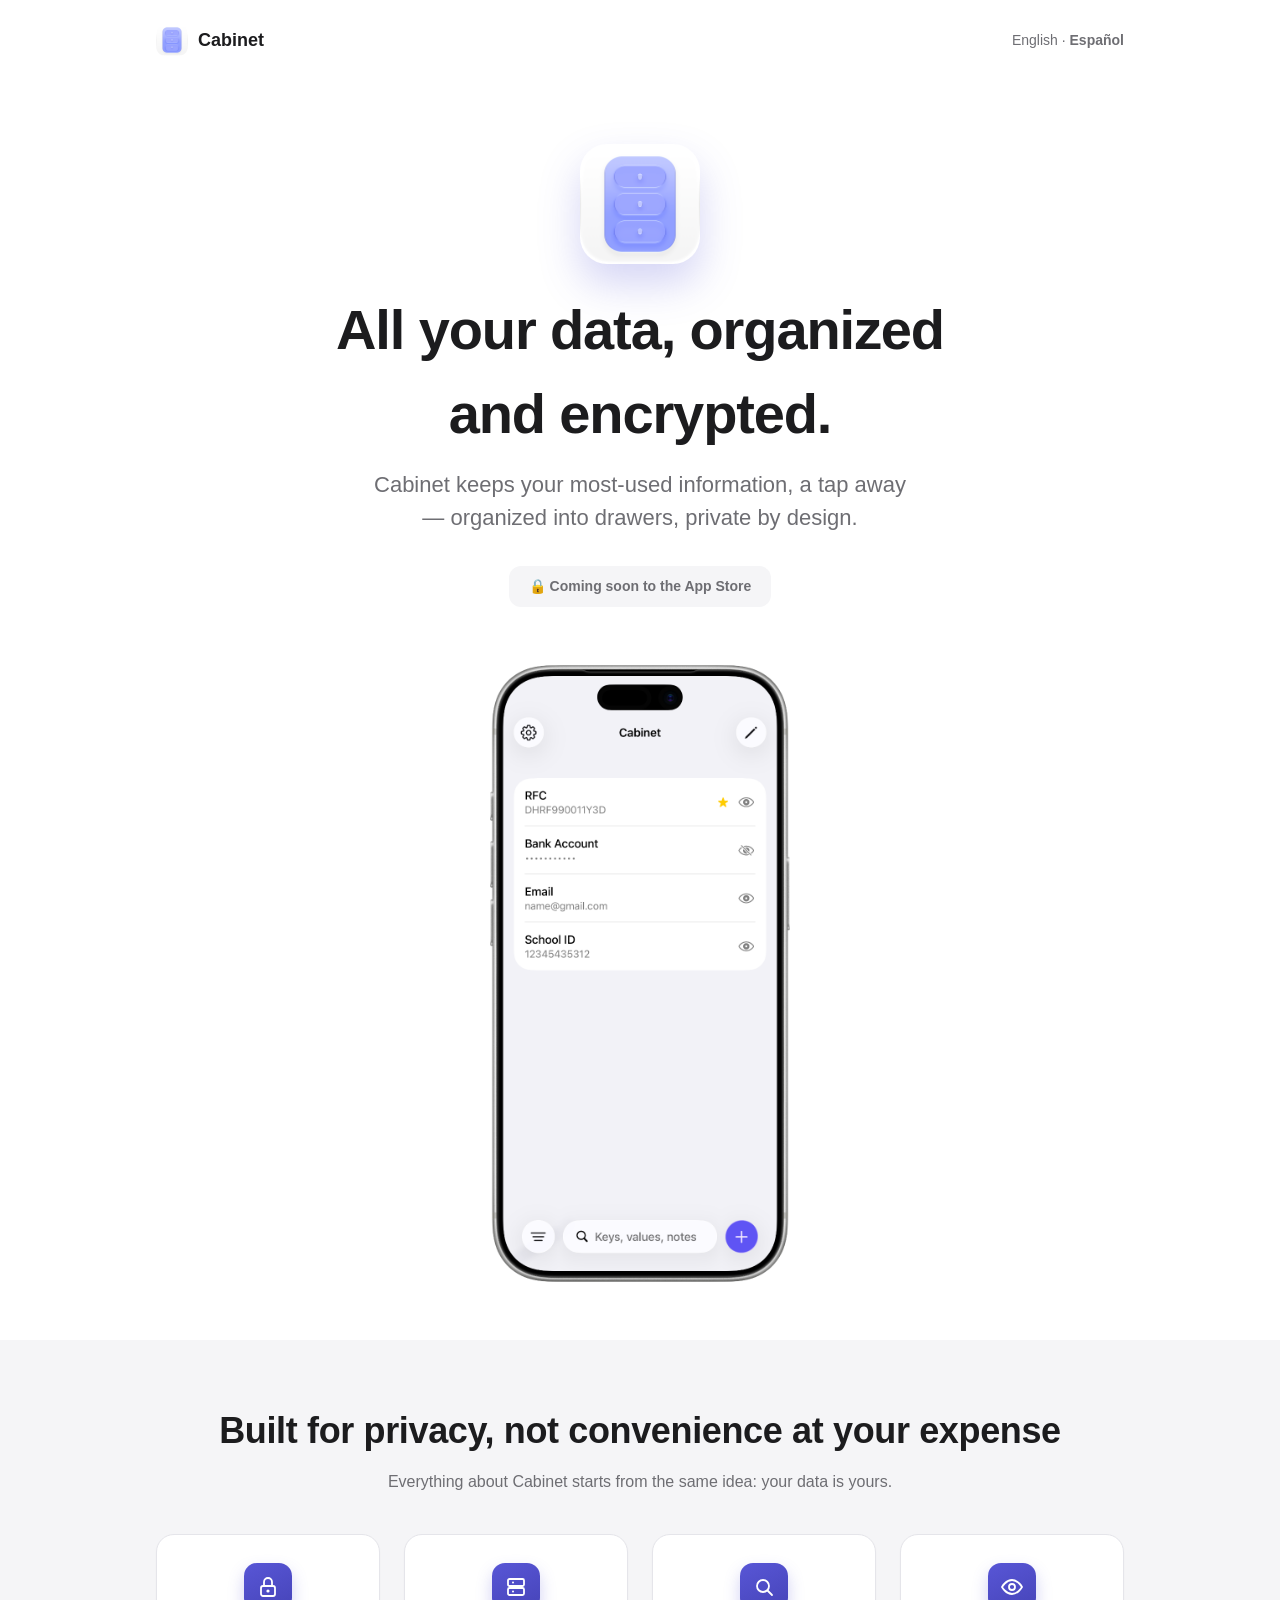
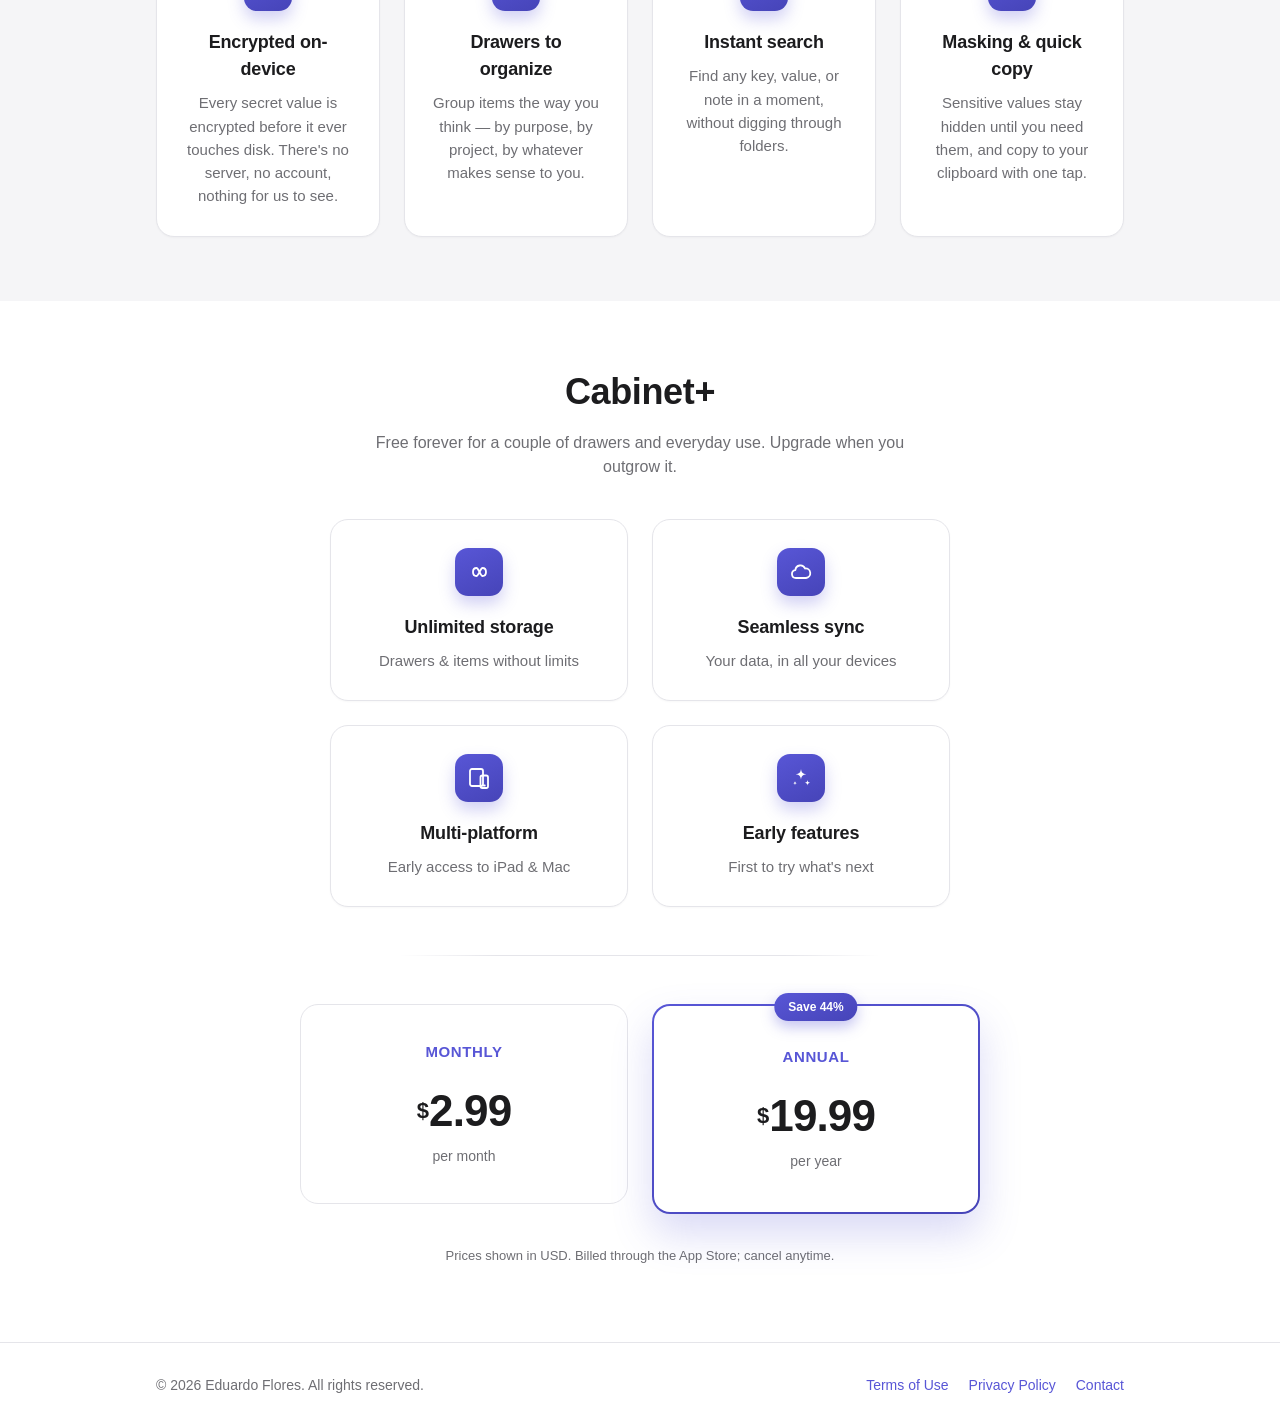
<file: index.html>
<!doctype html>
<html lang="en">
    <head>
        <meta charset="utf-8" />
        <meta name="viewport" content="width=device-width, initial-scale=1" />
        <title>Cabinet — All your data, organized and encrypted</title>
        <meta
            name="description"
            content="Cabinet is an on-device encrypted vault for iOS. Organize sensitive information into drawers, search instantly, and keep it all private."
        />
        <link rel="canonical" href="https://cabinet.edfloreshz.dev/" />
        <link
            rel="alternate"
            hreflang="es"
            href="https://cabinet.edfloreshz.dev/es/"
        />
        <link rel="icon" href="assets/icon/ios-27/icon-light.png" />
        <link rel="stylesheet" href="css/style.css" />

        <meta property="og:type" content="website" />
        <meta
            property="og:title"
            content="Cabinet — All your data, organized and encrypted"
        />
        <meta
            property="og:description"
            content="An on-device encrypted vault for iOS. Organize sensitive information into drawers, search instantly, and keep it all private."
        />
        <meta
            property="og:image"
            content="https://cabinet.edfloreshz.dev/assets/icon/ios-27/icon-light.png"
        />
        <meta property="og:url" content="https://cabinet.edfloreshz.dev/" />
    </head>
    <body>
        <header class="wrap site-header">
            <a class="brand" href="index.html">
                <picture>
                    <source
                        srcset="assets/icon/ios-27/icon-dark.png"
                        media="(prefers-color-scheme: dark)"
                    />
                    <img
                        src="assets/icon/ios-27/icon-light.png"
                        alt="Cabinet app showing a drawer with saved items"
                    />
                </picture>
                Cabinet
            </a>
            <div class="lang-toggle">
                <span class="current">English</span> ·
                <a href="es/index.html">Español</a>
            </div>
        </header>

        <section class="hero">
            <div class="wrap">
                <picture>
                    <source
                        srcset="assets/icon/ios-27/icon-dark.png"
                        media="(prefers-color-scheme: dark)"
                    />
                    <img
                        class="app-icon"
                        src="assets/icon/ios-27/icon-light.png"
                        alt="Cabinet app showing a drawer with saved items"
                    />
                </picture>
                <h1>All your data, organized<br />and encrypted.</h1>
                <p class="tagline">
                    Cabinet keeps your most-used information, a tap away —
                    organized into drawers, private by design.
                </p>
                <span class="badge-store">🔒 Coming soon to the App Store</span>

                <div class="screenshots">
                    <picture>
                        <source
                            srcset="assets/screenshots/screenshot-dark.png"
                            media="(prefers-color-scheme: dark)"
                        />
                        <img
                            src="assets/screenshots/screenshot-light.png"
                            alt="Cabinet app showing a drawer with saved items"
                        />
                    </picture>
                </div>
            </div>
        </section>

        <section class="subtle">
            <div class="wrap">
                <h2>Built for privacy, not convenience at your expense</h2>
                <p class="section-intro">
                    Everything about Cabinet starts from the same idea: your
                    data is yours.
                </p>

                <div class="grid">
                    <div class="card">
                        <div class="icon">
                            <svg
                                viewBox="0 0 24 24"
                                fill="none"
                                xmlns="http://www.w3.org/2000/svg"
                            >
                                <rect
                                    x="5"
                                    y="11"
                                    width="14"
                                    height="10"
                                    rx="2"
                                    stroke="currentColor"
                                    stroke-width="1.8"
                                />
                                <path
                                    d="M8 11V7a4 4 0 0 1 8 0v4"
                                    stroke="currentColor"
                                    stroke-width="1.8"
                                    stroke-linecap="round"
                                />
                                <circle
                                    cx="12"
                                    cy="16"
                                    r="1.6"
                                    fill="currentColor"
                                />
                            </svg>
                        </div>
                        <h3>Encrypted on-device</h3>
                        <p>
                            Every secret value is encrypted before it ever
                            touches disk. There's no server, no account, nothing
                            for us to see.
                        </p>
                    </div>
                    <div class="card">
                        <div class="icon">
                            <svg
                                viewBox="0 0 24 24"
                                fill="none"
                                xmlns="http://www.w3.org/2000/svg"
                            >
                                <rect
                                    x="4"
                                    y="4"
                                    width="16"
                                    height="7"
                                    rx="1.5"
                                    stroke="currentColor"
                                    stroke-width="1.8"
                                />
                                <rect
                                    x="4"
                                    y="13"
                                    width="16"
                                    height="7"
                                    rx="1.5"
                                    stroke="currentColor"
                                    stroke-width="1.8"
                                />
                                <circle
                                    cx="9"
                                    cy="7.5"
                                    r="1"
                                    fill="currentColor"
                                />
                                <circle
                                    cx="9"
                                    cy="16.5"
                                    r="1"
                                    fill="currentColor"
                                />
                            </svg>
                        </div>
                        <h3>Drawers to organize</h3>
                        <p>
                            Group items the way you think — by purpose, by
                            project, by whatever makes sense to you.
                        </p>
                    </div>
                    <div class="card">
                        <div class="icon">
                            <svg
                                viewBox="0 0 24 24"
                                fill="none"
                                xmlns="http://www.w3.org/2000/svg"
                            >
                                <circle
                                    cx="11"
                                    cy="11"
                                    r="6"
                                    stroke="currentColor"
                                    stroke-width="1.8"
                                />
                                <path
                                    d="M20 20l-4.5-4.5"
                                    stroke="currentColor"
                                    stroke-width="1.8"
                                    stroke-linecap="round"
                                />
                            </svg>
                        </div>
                        <h3>Instant search</h3>
                        <p>
                            Find any key, value, or note in a moment, without
                            digging through folders.
                        </p>
                    </div>
                    <div class="card">
                        <div class="icon">
                            <svg
                                viewBox="0 0 24 24"
                                fill="none"
                                xmlns="http://www.w3.org/2000/svg"
                            >
                                <path
                                    d="M2 12s3.8-7 10-7 10 7 10 7-3.8 7-10 7-10-7-10-7Z"
                                    stroke="currentColor"
                                    stroke-width="1.8"
                                    stroke-linejoin="round"
                                />
                                <circle
                                    cx="12"
                                    cy="12"
                                    r="3"
                                    stroke="currentColor"
                                    stroke-width="1.8"
                                />
                            </svg>
                        </div>
                        <h3>Masking &amp; quick copy</h3>
                        <p>
                            Sensitive values stay hidden until you need them,
                            and copy to your clipboard with one tap.
                        </p>
                    </div>
                </div>
            </div>
        </section>

        <section id="cabinet-plus">
            <div class="wrap">
                <h2>Cabinet+</h2>
                <p class="section-intro">
                    Free forever for a couple of drawers and everyday use.
                    Upgrade when you outgrow it.
                </p>

                <div
                    class="grid grid-2col"
                    style="max-width: 620px; margin: 0 auto 48px"
                >
                    <div class="card">
                        <div class="icon">
                            <svg
                                viewBox="0 0 24 24"
                                fill="none"
                                xmlns="http://www.w3.org/2000/svg"
                            >
                                <path
                                    d="M9.5 8c-1.5 0 -3.5 1 -3.5 4s2 4 3.5 4c2 0 4 -8 6 -8c1.5 0 3.5 1 3.5 4s-2 4 -3.5 4c-2 0 -4 -8 -6 -8z"
                                    stroke="currentColor"
                                    stroke-width="1.8"
                                    stroke-linecap="round"
                                    stroke-linejoin="round"
                                />
                            </svg>
                        </div>
                        <h3>Unlimited storage</h3>
                        <p>Drawers &amp; items without limits</p>
                    </div>
                    <div class="card">
                        <div class="icon">
                            <svg
                                viewBox="0 0 24 24"
                                fill="none"
                                xmlns="http://www.w3.org/2000/svg"
                            >
                                <path
                                    d="M7 18a4 4 0 0 1-.6-7.96A5 5 0 0 1 16 8.5a4.5 4.5 0 0 1 1 9.5H7Z"
                                    stroke="currentColor"
                                    stroke-width="1.8"
                                    stroke-linejoin="round"
                                />
                            </svg>
                        </div>
                        <h3>Seamless sync</h3>
                        <p>Your data, in all your devices</p>
                    </div>
                    <div class="card">
                        <div class="icon">
                            <svg
                                viewBox="0 0 24 24"
                                fill="none"
                                xmlns="http://www.w3.org/2000/svg"
                            >
                                <rect
                                    x="3"
                                    y="3"
                                    width="13"
                                    height="17"
                                    rx="2"
                                    stroke="currentColor"
                                    stroke-width="1.8"
                                />
                                <rect
                                    x="13.5"
                                    y="9.5"
                                    width="7.5"
                                    height="12.5"
                                    rx="1.8"
                                    stroke="currentColor"
                                    stroke-width="1.8"
                                />
                                <path
                                    d="M16.7 19.5h1.1"
                                    stroke="currentColor"
                                    stroke-width="1.8"
                                    stroke-linecap="round"
                                />
                            </svg>
                        </div>
                        <h3>Multi-platform</h3>
                        <p>Early access to iPad &amp; Mac</p>
                    </div>
                    <div class="card">
                        <div class="icon">
                            <svg
                                viewBox="0 0 24 24"
                                fill="currentColor"
                                xmlns="http://www.w3.org/2000/svg"
                            >
                                <path
                                    d="M12 3c.5 3.6 1.7 4.8 5.3 5.3-3.6.5-4.8 1.7-5.3 5.3-.5-3.6-1.7-4.8-5.3-5.3C10.3 7.8 11.5 6.6 12 3Z"
                                />
                                <path
                                    d="M18.5 14c.3 1.9.9 2.5 2.8 2.8-1.9.3-2.5.9-2.8 2.8-.3-1.9-.9-2.5-2.8-2.8 1.9-.3 2.5-.9 2.8-2.8Z"
                                />
                                <path
                                    d="M6 15c.2 1.4.7 1.9 2.1 2.1-1.4.2-1.9.7-2.1 2.1-.2-1.4-.7-1.9-2.1-2.1C5.3 16.9 5.8 16.4 6 15Z"
                                />
                            </svg>
                        </div>
                        <h3>Early features</h3>
                        <p>First to try what's next</p>
                    </div>
                </div>

                <hr class="divider" />

                <div class="pricing-grid">
                    <div class="price-card">
                        <div class="plan-name">Monthly</div>
                        <div class="amount">
                            <span class="currency">$</span>2.99
                        </div>
                        <div class="period">per month</div>
                    </div>
                    <div class="price-card featured">
                        <span class="save">Save 44%</span>
                        <div class="plan-name">Annual</div>
                        <div class="amount">
                            <span class="currency">$</span>19.99
                        </div>
                        <div class="period">per year</div>
                    </div>
                </div>
                <p class="pricing-note">
                    Prices shown in USD. Billed through the App Store; cancel
                    anytime.
                </p>
            </div>
        </section>

        <footer class="site-footer">
            <div class="wrap">
                <span>© 2026 Eduardo Flores. All rights reserved.</span>
                <nav>
                    <a href="legal/terms/index.html">Terms of Use</a>
                    <a href="legal/privacy/index.html">Privacy Policy</a>
                    <a href="mailto:edfloreshz@gmail.com">Contact</a>
                </nav>
            </div>
        </footer>
    </body>
</html>
</file>
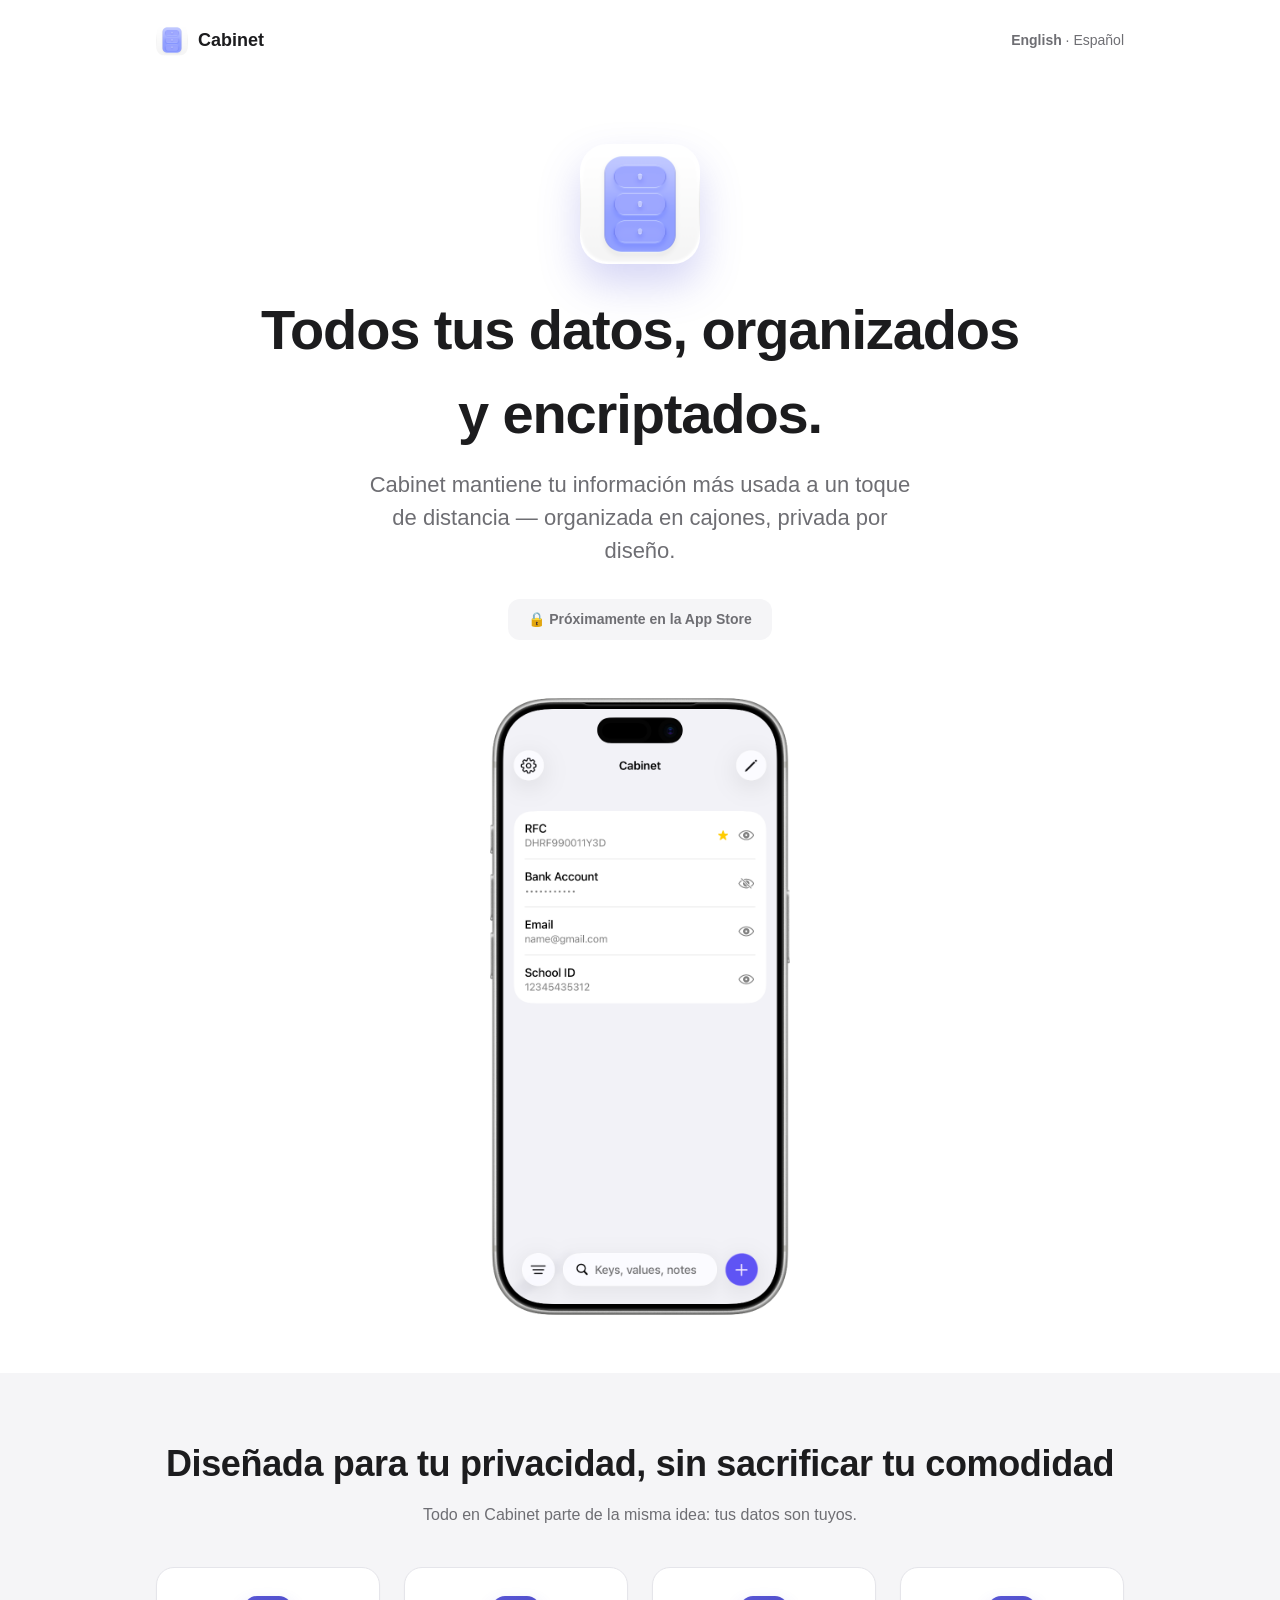
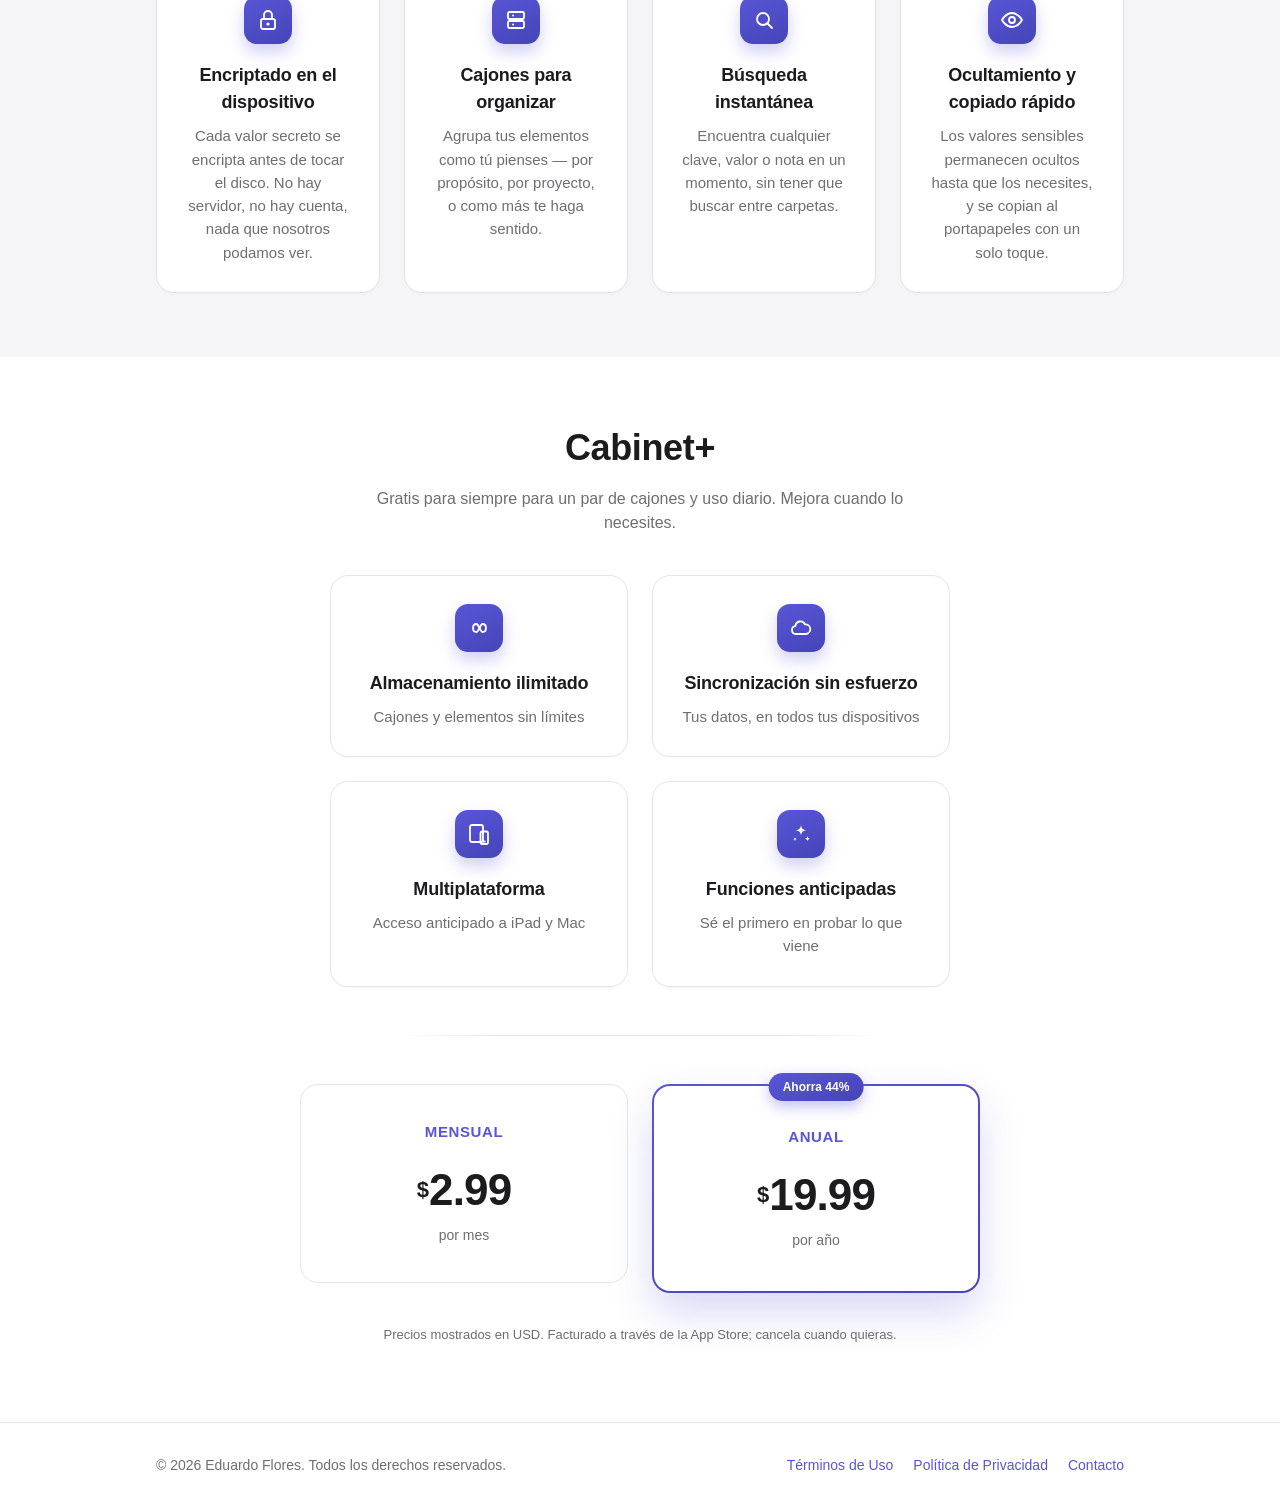
<file: es/index.html>
<!doctype html>
<html lang="es">
    <head>
        <meta charset="utf-8" />
        <meta name="viewport" content="width=device-width, initial-scale=1" />
        <title>Cabinet — Todos tus datos, organizados y encriptados</title>
        <meta
            name="description"
            content="Cabinet es una bóveda encriptada en el dispositivo para iOS. Organiza información sensible en cajones, búscala al instante y mantenla siempre privada."
        />
        <link rel="canonical" href="https://cabinet.edfloreshz.dev/es/" />
        <link
            rel="alternate"
            hreflang="en"
            href="https://cabinet.edfloreshz.dev/"
        />
        <link rel="icon" href="../assets/icon/ios-27/icon-light.png" />
        <link rel="stylesheet" href="../css/style.css" />

        <meta property="og:type" content="website" />
        <meta
            property="og:title"
            content="Cabinet — Todos tus datos, organizados y encriptados"
        />
        <meta
            property="og:description"
            content="Una bóveda encriptada en el dispositivo para iOS. Organiza información sensible en cajones, búscala al instante y mantenla siempre privada."
        />
        <meta
            property="og:image"
            content="https://cabinet.edfloreshz.dev/assets/icon/ios-27/icon-light.png"
        />
        <meta property="og:url" content="https://cabinet.edfloreshz.dev/es/" />
    </head>
    <body>
        <header class="wrap site-header">
            <a class="brand" href="../index.html">
                <picture>
                    <source
                        srcset="../assets/icon/ios-27/icon-dark.png"
                        media="(prefers-color-scheme: dark)"
                    />
                    <img
                        src="../assets/icon/ios-27/icon-light.png"
                        alt="La app Cabinet mostrando un cajón con elementos guardados"
                    />
                </picture>
                Cabinet
            </a>
            <div class="lang-toggle">
                <a href="../index.html">English</a> ·
                <span class="current">Español</span>
            </div>
        </header>

        <section class="hero">
            <div class="wrap">
                <picture>
                    <source
                        srcset="../assets/icon/ios-27/icon-dark.png"
                        media="(prefers-color-scheme: dark)"
                    />
                    <img
                        class="app-icon"
                        src="../assets/icon/ios-27/icon-light.png"
                        alt="La app Cabinet mostrando un cajón con elementos guardados"
                    />
                </picture>
                <h1>Todos tus datos, organizados<br />y encriptados.</h1>
                <p class="tagline">
                    Cabinet mantiene tu información más usada a un toque de
                    distancia — organizada en cajones, privada por diseño.
                </p>
                <span class="badge-store">🔒 Próximamente en la App Store</span>

                <div class="screenshots">
                    <picture>
                        <source
                            srcset="../assets/screenshots/screenshot-dark.png"
                            media="(prefers-color-scheme: dark)"
                        />
                        <img
                            src="../assets/screenshots/screenshot-light.png"
                            alt="La app Cabinet mostrando un cajón con elementos guardados"
                        />
                    </picture>
                </div>
            </div>
        </section>

        <section class="subtle">
            <div class="wrap">
                <h2>
                    Diseñada para tu privacidad, sin sacrificar tu comodidad
                </h2>
                <p class="section-intro">
                    Todo en Cabinet parte de la misma idea: tus datos son tuyos.
                </p>

                <div class="grid">
                    <div class="card">
                        <div class="icon">
                            <svg
                                viewBox="0 0 24 24"
                                fill="none"
                                xmlns="http://www.w3.org/2000/svg"
                            >
                                <rect
                                    x="5"
                                    y="11"
                                    width="14"
                                    height="10"
                                    rx="2"
                                    stroke="currentColor"
                                    stroke-width="1.8"
                                />
                                <path
                                    d="M8 11V7a4 4 0 0 1 8 0v4"
                                    stroke="currentColor"
                                    stroke-width="1.8"
                                    stroke-linecap="round"
                                />
                                <circle
                                    cx="12"
                                    cy="16"
                                    r="1.6"
                                    fill="currentColor"
                                />
                            </svg>
                        </div>
                        <h3>Encriptado en el dispositivo</h3>
                        <p>
                            Cada valor secreto se encripta antes de tocar el
                            disco. No hay servidor, no hay cuenta, nada que
                            nosotros podamos ver.
                        </p>
                    </div>
                    <div class="card">
                        <div class="icon">
                            <svg
                                viewBox="0 0 24 24"
                                fill="none"
                                xmlns="http://www.w3.org/2000/svg"
                            >
                                <rect
                                    x="4"
                                    y="4"
                                    width="16"
                                    height="7"
                                    rx="1.5"
                                    stroke="currentColor"
                                    stroke-width="1.8"
                                />
                                <rect
                                    x="4"
                                    y="13"
                                    width="16"
                                    height="7"
                                    rx="1.5"
                                    stroke="currentColor"
                                    stroke-width="1.8"
                                />
                                <circle
                                    cx="9"
                                    cy="7.5"
                                    r="1"
                                    fill="currentColor"
                                />
                                <circle
                                    cx="9"
                                    cy="16.5"
                                    r="1"
                                    fill="currentColor"
                                />
                            </svg>
                        </div>
                        <h3>Cajones para organizar</h3>
                        <p>
                            Agrupa tus elementos como tú pienses — por
                            propósito, por proyecto, o como más te haga sentido.
                        </p>
                    </div>
                    <div class="card">
                        <div class="icon">
                            <svg
                                viewBox="0 0 24 24"
                                fill="none"
                                xmlns="http://www.w3.org/2000/svg"
                            >
                                <circle
                                    cx="11"
                                    cy="11"
                                    r="6"
                                    stroke="currentColor"
                                    stroke-width="1.8"
                                />
                                <path
                                    d="M20 20l-4.5-4.5"
                                    stroke="currentColor"
                                    stroke-width="1.8"
                                    stroke-linecap="round"
                                />
                            </svg>
                        </div>
                        <h3>Búsqueda instantánea</h3>
                        <p>
                            Encuentra cualquier clave, valor o nota en un
                            momento, sin tener que buscar entre carpetas.
                        </p>
                    </div>
                    <div class="card">
                        <div class="icon">
                            <svg
                                viewBox="0 0 24 24"
                                fill="none"
                                xmlns="http://www.w3.org/2000/svg"
                            >
                                <path
                                    d="M2 12s3.8-7 10-7 10 7 10 7-3.8 7-10 7-10-7-10-7Z"
                                    stroke="currentColor"
                                    stroke-width="1.8"
                                    stroke-linejoin="round"
                                />
                                <circle
                                    cx="12"
                                    cy="12"
                                    r="3"
                                    stroke="currentColor"
                                    stroke-width="1.8"
                                />
                            </svg>
                        </div>
                        <h3>Ocultamiento y copiado rápido</h3>
                        <p>
                            Los valores sensibles permanecen ocultos hasta que
                            los necesites, y se copian al portapapeles con un
                            solo toque.
                        </p>
                    </div>
                </div>
            </div>
        </section>

        <section id="cabinet-plus">
            <div class="wrap">
                <h2>Cabinet+</h2>
                <p class="section-intro">
                    Gratis para siempre para un par de cajones y uso diario.
                    Mejora cuando lo necesites.
                </p>

                <div
                    class="grid grid-2col"
                    style="max-width: 620px; margin: 0 auto 48px"
                >
                    <div class="card">
                        <div class="icon">
                            <svg
                                viewBox="0 0 24 24"
                                fill="none"
                                xmlns="http://www.w3.org/2000/svg"
                            >
                                <path
                                    d="M9.5 8c-1.5 0 -3.5 1 -3.5 4s2 4 3.5 4c2 0 4 -8 6 -8c1.5 0 3.5 1 3.5 4s-2 4 -3.5 4c-2 0 -4 -8 -6 -8z"
                                    stroke="currentColor"
                                    stroke-width="1.8"
                                    stroke-linecap="round"
                                    stroke-linejoin="round"
                                />
                            </svg>
                        </div>
                        <h3>Almacenamiento ilimitado</h3>
                        <p>Cajones y elementos sin límites</p>
                    </div>
                    <div class="card">
                        <div class="icon">
                            <svg
                                viewBox="0 0 24 24"
                                fill="none"
                                xmlns="http://www.w3.org/2000/svg"
                            >
                                <path
                                    d="M7 18a4 4 0 0 1-.6-7.96A5 5 0 0 1 16 8.5a4.5 4.5 0 0 1 1 9.5H7Z"
                                    stroke="currentColor"
                                    stroke-width="1.8"
                                    stroke-linejoin="round"
                                />
                            </svg>
                        </div>
                        <h3>Sincronización sin esfuerzo</h3>
                        <p>Tus datos, en todos tus dispositivos</p>
                    </div>
                    <div class="card">
                        <div class="icon">
                            <svg
                                viewBox="0 0 24 24"
                                fill="none"
                                xmlns="http://www.w3.org/2000/svg"
                            >
                                <rect
                                    x="3"
                                    y="3"
                                    width="13"
                                    height="17"
                                    rx="2"
                                    stroke="currentColor"
                                    stroke-width="1.8"
                                />
                                <rect
                                    x="13.5"
                                    y="9.5"
                                    width="7.5"
                                    height="12.5"
                                    rx="1.8"
                                    stroke="currentColor"
                                    stroke-width="1.8"
                                />
                                <path
                                    d="M16.7 19.5h1.1"
                                    stroke="currentColor"
                                    stroke-width="1.8"
                                    stroke-linecap="round"
                                />
                            </svg>
                        </div>
                        <h3>Multiplataforma</h3>
                        <p>Acceso anticipado a iPad y Mac</p>
                    </div>
                    <div class="card">
                        <div class="icon">
                            <svg
                                viewBox="0 0 24 24"
                                fill="currentColor"
                                xmlns="http://www.w3.org/2000/svg"
                            >
                                <path
                                    d="M12 3c.5 3.6 1.7 4.8 5.3 5.3-3.6.5-4.8 1.7-5.3 5.3-.5-3.6-1.7-4.8-5.3-5.3C10.3 7.8 11.5 6.6 12 3Z"
                                />
                                <path
                                    d="M18.5 14c.3 1.9.9 2.5 2.8 2.8-1.9.3-2.5.9-2.8 2.8-.3-1.9-.9-2.5-2.8-2.8 1.9-.3 2.5-.9 2.8-2.8Z"
                                />
                                <path
                                    d="M6 15c.2 1.4.7 1.9 2.1 2.1-1.4.2-1.9.7-2.1 2.1-.2-1.4-.7-1.9-2.1-2.1C5.3 16.9 5.8 16.4 6 15Z"
                                />
                            </svg>
                        </div>
                        <h3>Funciones anticipadas</h3>
                        <p>Sé el primero en probar lo que viene</p>
                    </div>
                </div>

                <hr class="divider" />

                <div class="pricing-grid">
                    <div class="price-card">
                        <div class="plan-name">Mensual</div>
                        <div class="amount">
                            <span class="currency">$</span>2.99
                        </div>
                        <div class="period">por mes</div>
                    </div>
                    <div class="price-card featured">
                        <span class="save">Ahorra 44%</span>
                        <div class="plan-name">Anual</div>
                        <div class="amount">
                            <span class="currency">$</span>19.99
                        </div>
                        <div class="period">por año</div>
                    </div>
                </div>
                <p class="pricing-note">
                    Precios mostrados en USD. Facturado a través de la App
                    Store; cancela cuando quieras.
                </p>
            </div>
        </section>

        <footer class="site-footer">
            <div class="wrap">
                <span
                    >© 2026 Eduardo Flores. Todos los derechos reservados.</span
                >
                <nav>
                    <a href="legal/terms/index.html">Términos de Uso</a>
                    <a href="legal/privacy/index.html"
                        >Política de Privacidad</a
                    >
                    <a href="mailto:edfloreshz@gmail.com">Contacto</a>
                </nav>
            </div>
        </footer>
    </body>
</html>
</file>
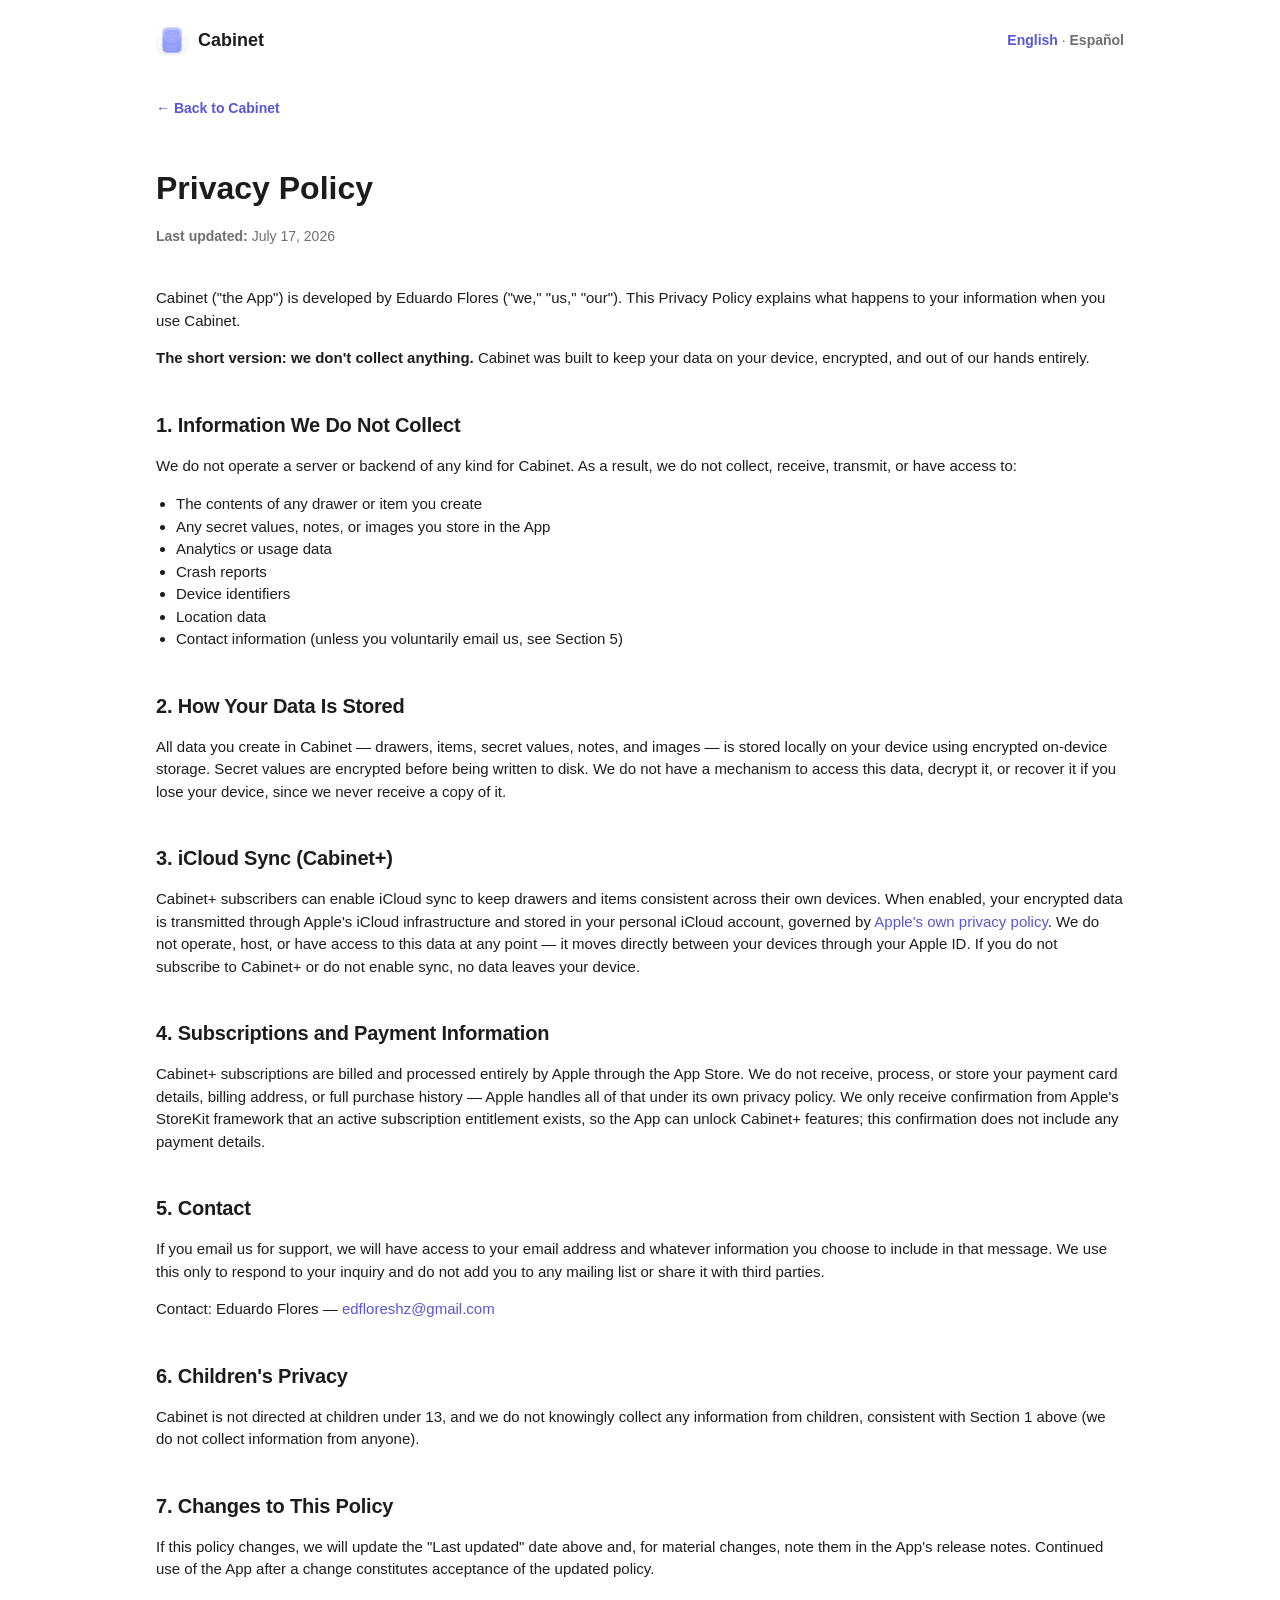
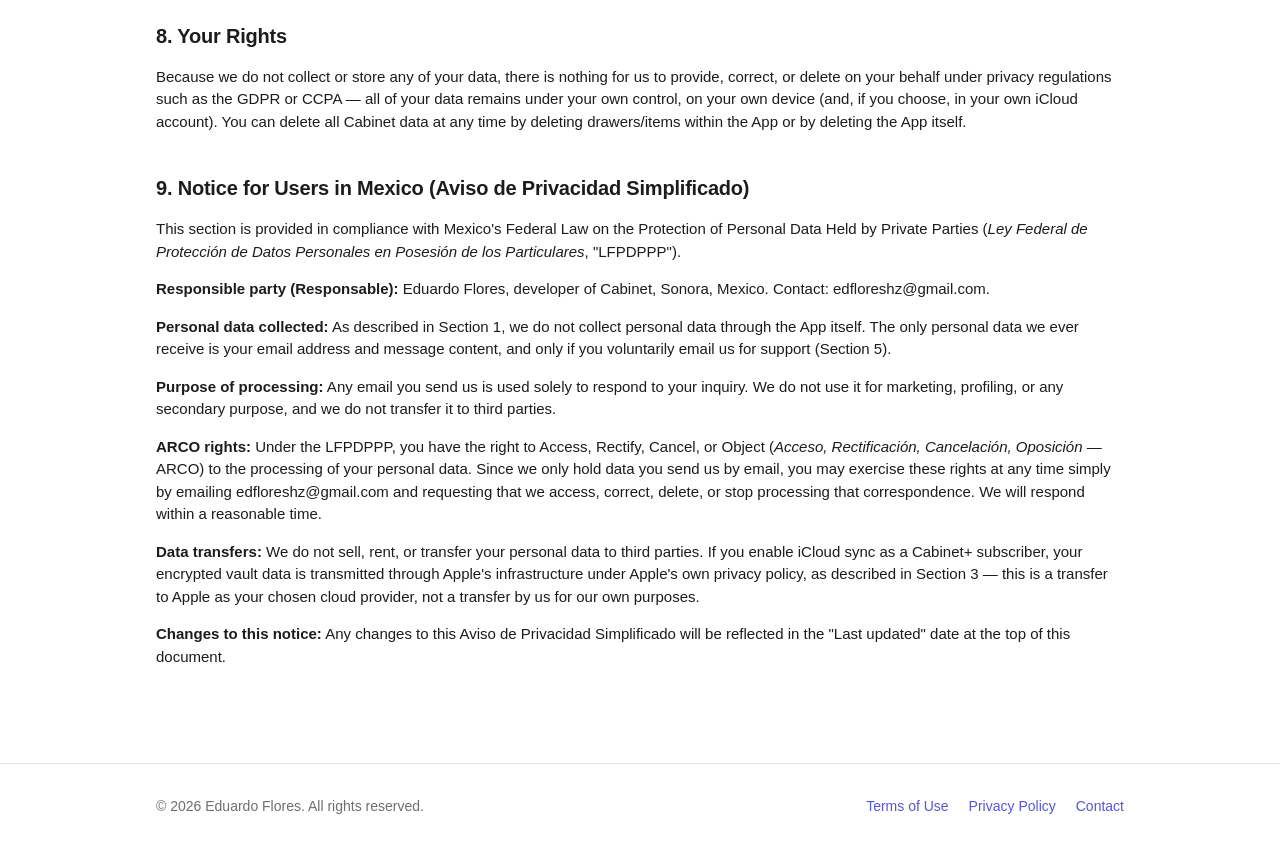
<file: legal/privacy/index.html>
<!doctype html>
<html lang="en">
    <head>
        <meta charset="utf-8" />
        <meta name="viewport" content="width=device-width, initial-scale=1" />
        <title>Privacy Policy — Cabinet</title>
        <meta
            name="description"
            content="Privacy Policy for Cabinet and Cabinet+."
        />
        <link
            rel="canonical"
            href="https://cabinet.edfloreshz.dev/legal/privacy/index.html"
        />
        <link
            rel="alternate"
            hreflang="es"
            href="https://cabinet.edfloreshz.dev/legal/privacy/es/index.html"
        />
        <link rel="icon" href="../../assets/icon/ios-27/icon-light.png" />
        <link rel="stylesheet" href="../../css/style.css" />
    </head>
    <body>
        <header class="wrap site-header">
            <a class="brand" href="../../index.html">
                <picture>
                    <source
                        srcset="../../assets/icon/ios-27/icon-dark.png"
                        media="(prefers-color-scheme: dark)"
                    />
                    <img
                        src="../../assets/icon/ios-27/icon-light.png"
                        alt="Cabinet app showing a drawer with saved items"
                    />
                </picture>
                Cabinet
            </a>
            <div class="lang-toggle">
                <a class="current" href="index.html">English</a> ·
                <a href="es/index.html">Español</a>
            </div>
        </header>

        <div class="legal-content">
            <div class="wrap">
                <a class="back-link" href="../../index.html"
                    >← Back to Cabinet</a
                >

                <h1>Privacy Policy</h1>
                <p class="updated">
                    <strong>Last updated:</strong> July 17, 2026
                </p>

                <p>
                    Cabinet ("the App") is developed by Eduardo Flores ("we,"
                    "us," "our"). This Privacy Policy explains what happens to
                    your information when you use Cabinet.
                </p>
                <p>
                    <strong
                        >The short version: we don't collect anything.</strong
                    >
                    Cabinet was built to keep your data on your device,
                    encrypted, and out of our hands entirely.
                </p>

                <h2>1. Information We Do Not Collect</h2>
                <p>
                    We do not operate a server or backend of any kind for
                    Cabinet. As a result, we do not collect, receive, transmit,
                    or have access to:
                </p>
                <ul>
                    <li>The contents of any drawer or item you create</li>
                    <li>
                        Any secret values, notes, or images you store in the App
                    </li>
                    <li>Analytics or usage data</li>
                    <li>Crash reports</li>
                    <li>Device identifiers</li>
                    <li>Location data</li>
                    <li>
                        Contact information (unless you voluntarily email us,
                        see Section 5)
                    </li>
                </ul>

                <h2>2. How Your Data Is Stored</h2>
                <p>
                    All data you create in Cabinet — drawers, items, secret
                    values, notes, and images — is stored locally on your device
                    using encrypted on-device storage. Secret values are
                    encrypted before being written to disk. We do not have a
                    mechanism to access this data, decrypt it, or recover it if
                    you lose your device, since we never receive a copy of it.
                </p>

                <h2>3. iCloud Sync (Cabinet+)</h2>
                <p>
                    Cabinet+ subscribers can enable iCloud sync to keep drawers
                    and items consistent across their own devices. When enabled,
                    your encrypted data is transmitted through Apple's iCloud
                    infrastructure and stored in your personal iCloud account,
                    governed by
                    <a
                        href="https://www.apple.com/legal/privacy/"
                        target="_blank"
                        rel="noopener"
                        >Apple's own privacy policy</a
                    >. We do not operate, host, or have access to this data at
                    any point — it moves directly between your devices through
                    your Apple ID. If you do not subscribe to Cabinet+ or do not
                    enable sync, no data leaves your device.
                </p>

                <h2>4. Subscriptions and Payment Information</h2>
                <p>
                    Cabinet+ subscriptions are billed and processed entirely by
                    Apple through the App Store. We do not receive, process, or
                    store your payment card details, billing address, or full
                    purchase history — Apple handles all of that under its own
                    privacy policy. We only receive confirmation from Apple's
                    StoreKit framework that an active subscription entitlement
                    exists, so the App can unlock Cabinet+ features; this
                    confirmation does not include any payment details.
                </p>

                <h2>5. Contact</h2>
                <p>
                    If you email us for support, we will have access to your
                    email address and whatever information you choose to include
                    in that message. We use this only to respond to your inquiry
                    and do not add you to any mailing list or share it with
                    third parties.
                </p>
                <p>
                    Contact: Eduardo Flores —
                    <a href="mailto:edfloreshz@gmail.com"
                        >edfloreshz@gmail.com</a
                    >
                </p>

                <h2>6. Children's Privacy</h2>
                <p>
                    Cabinet is not directed at children under 13, and we do not
                    knowingly collect any information from children, consistent
                    with Section 1 above (we do not collect information from
                    anyone).
                </p>

                <h2>7. Changes to This Policy</h2>
                <p>
                    If this policy changes, we will update the "Last updated"
                    date above and, for material changes, note them in the App's
                    release notes. Continued use of the App after a change
                    constitutes acceptance of the updated policy.
                </p>

                <h2>8. Your Rights</h2>
                <p>
                    Because we do not collect or store any of your data, there
                    is nothing for us to provide, correct, or delete on your
                    behalf under privacy regulations such as the GDPR or CCPA —
                    all of your data remains under your own control, on your own
                    device (and, if you choose, in your own iCloud account). You
                    can delete all Cabinet data at any time by deleting
                    drawers/items within the App or by deleting the App itself.
                </p>

                <h2>
                    9. Notice for Users in Mexico (Aviso de Privacidad
                    Simplificado)
                </h2>
                <p>
                    This section is provided in compliance with Mexico's Federal
                    Law on the Protection of Personal Data Held by Private
                    Parties (<em
                        >Ley Federal de Protección de Datos Personales en
                        Posesión de los Particulares</em
                    >, "LFPDPPP").
                </p>
                <p>
                    <strong>Responsible party (Responsable):</strong> Eduardo
                    Flores, developer of Cabinet, Sonora, Mexico. Contact:
                    edfloreshz@gmail.com.
                </p>
                <p>
                    <strong>Personal data collected:</strong> As described in
                    Section 1, we do not collect personal data through the App
                    itself. The only personal data we ever receive is your email
                    address and message content, and only if you voluntarily
                    email us for support (Section 5).
                </p>
                <p>
                    <strong>Purpose of processing:</strong> Any email you send
                    us is used solely to respond to your inquiry. We do not use
                    it for marketing, profiling, or any secondary purpose, and
                    we do not transfer it to third parties.
                </p>
                <p>
                    <strong>ARCO rights:</strong> Under the LFPDPPP, you have
                    the right to Access, Rectify, Cancel, or Object (<em
                        >Acceso, Rectificación, Cancelación, Oposición</em
                    >
                    — ARCO) to the processing of your personal data. Since we
                    only hold data you send us by email, you may exercise these
                    rights at any time simply by emailing edfloreshz@gmail.com
                    and requesting that we access, correct, delete, or stop
                    processing that correspondence. We will respond within a
                    reasonable time.
                </p>
                <p>
                    <strong>Data transfers:</strong> We do not sell, rent, or
                    transfer your personal data to third parties. If you enable
                    iCloud sync as a Cabinet+ subscriber, your encrypted vault
                    data is transmitted through Apple's infrastructure under
                    Apple's own privacy policy, as described in Section 3 — this
                    is a transfer to Apple as your chosen cloud provider, not a
                    transfer by us for our own purposes.
                </p>
                <p>
                    <strong>Changes to this notice:</strong> Any changes to this
                    Aviso de Privacidad Simplificado will be reflected in the
                    "Last updated" date at the top of this document.
                </p>
            </div>
        </div>

        <footer class="site-footer">
            <div class="wrap">
                <span>© 2026 Eduardo Flores. All rights reserved.</span>
                <nav>
                    <a href="../terms/index.html">Terms of Use</a>
                    <a href="../privacy/index.html">Privacy Policy</a>
                    <a href="mailto:edfloreshz@gmail.com">Contact</a>
                </nav>
            </div>
        </footer>
    </body>
</html>
</file>
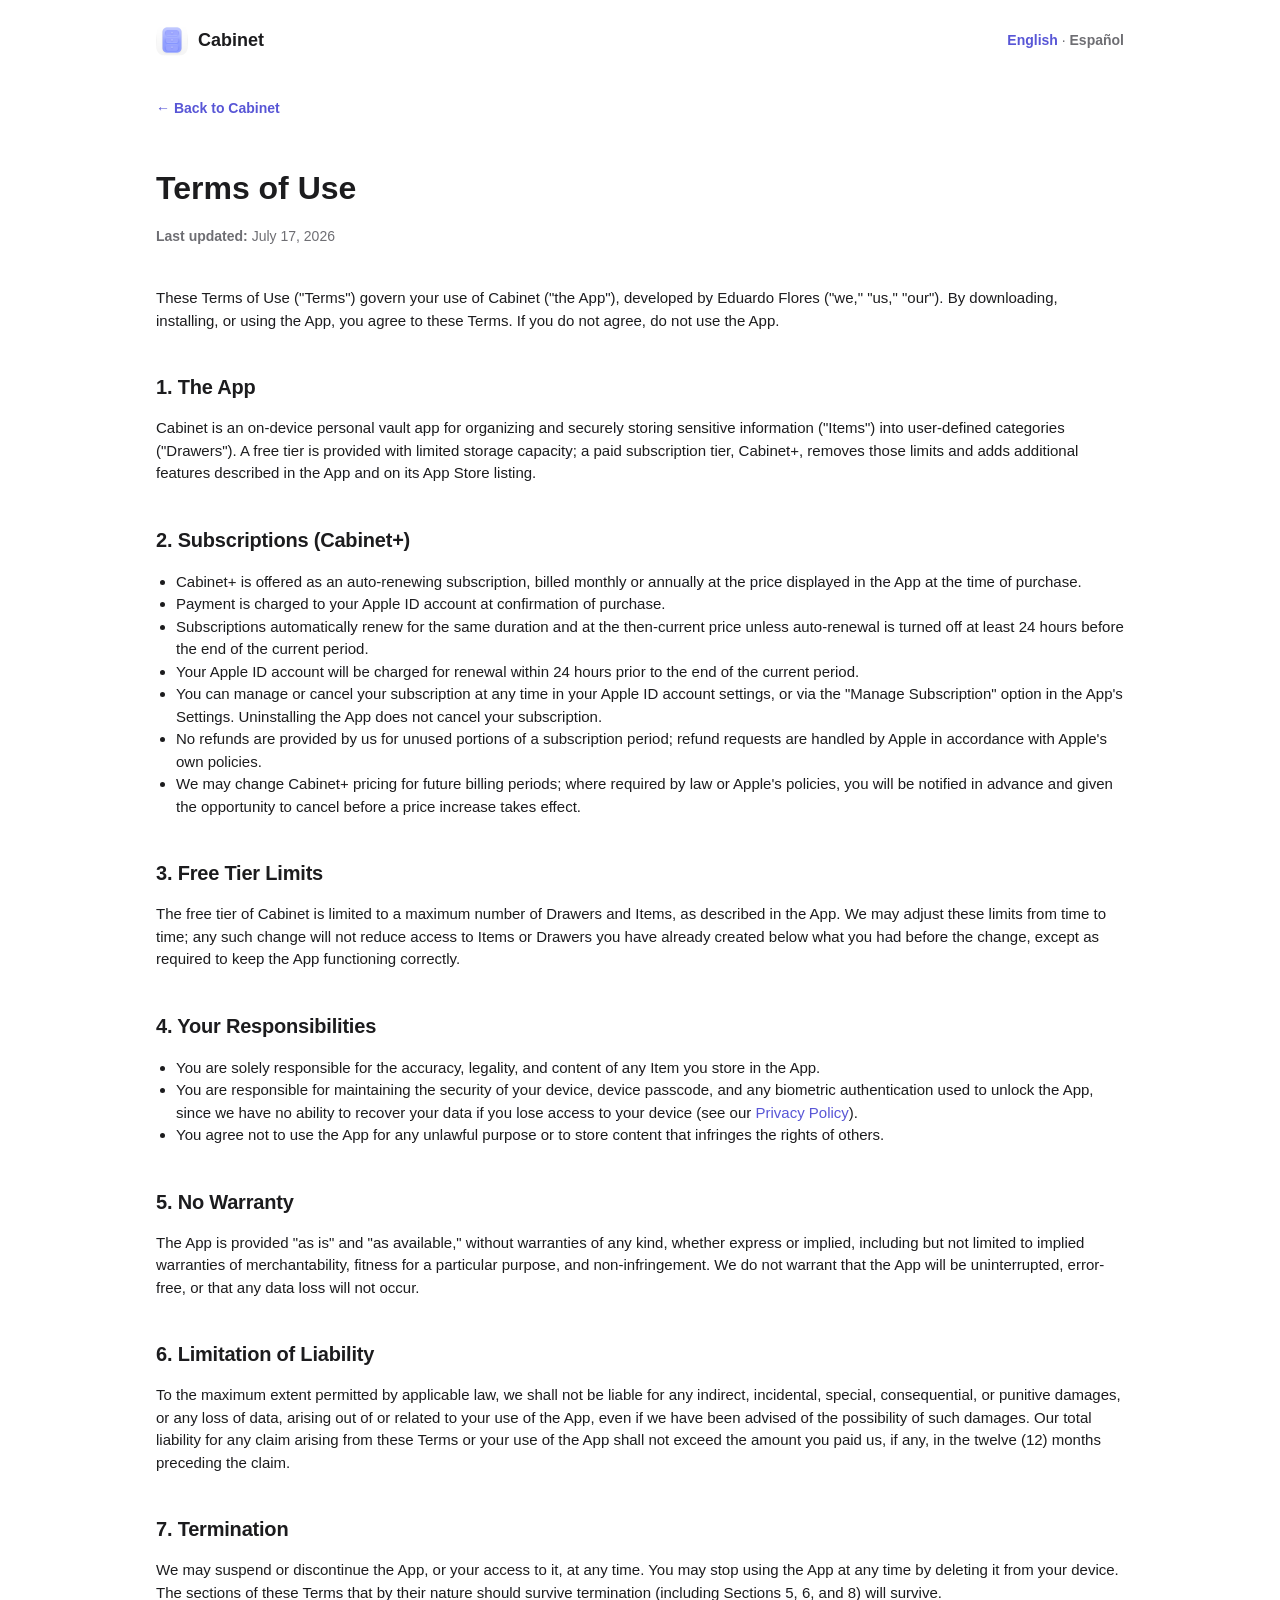
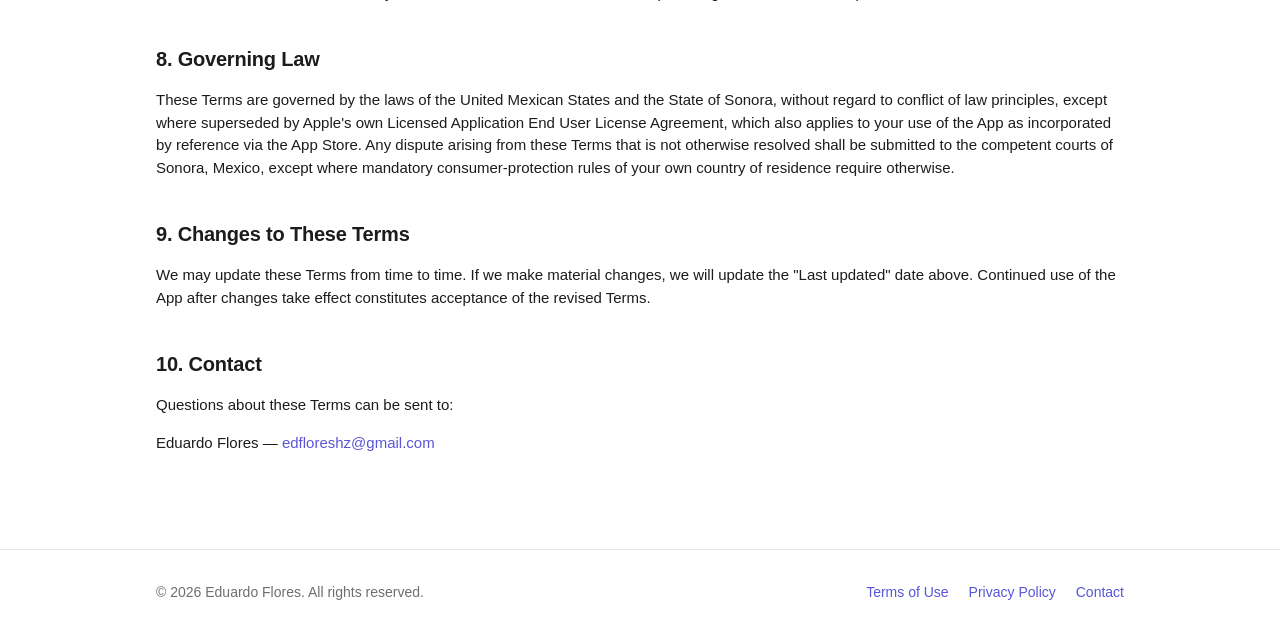
<file: legal/terms/index.html>
<!doctype html>
<html lang="en">
    <head>
        <meta charset="utf-8" />
        <meta name="viewport" content="width=device-width, initial-scale=1" />
        <title>Terms of Use — Cabinet</title>
        <meta
            name="description"
            content="Terms of Use for Cabinet and Cabinet+."
        />
        <link
            rel="canonical"
            href="https://cabinet.edfloreshz.dev/legal/terms/index.html"
        />
        <link
            rel="alternate"
            hreflang="es"
            href="https://cabinet.edfloreshz.dev/legal/terms/es/index.html"
        />
        <link rel="icon" href="../../assets/icon/ios-27/icon-light.png" />
        <link rel="stylesheet" href="../../css/style.css" />
    </head>
    <body>
        <header class="wrap site-header">
            <a class="brand" href="../../index.html">
                <picture>
                    <source
                        srcset="../../assets/icon/ios-27/icon-dark.png"
                        media="(prefers-color-scheme: dark)"
                    />
                    <img
                        src="../../assets/icon/ios-27/icon-light.png"
                        alt="Cabinet app showing a drawer with saved items"
                    />
                </picture>
                Cabinet
            </a>
            <div class="lang-toggle">
                <a class="current" href="index.html">English</a> ·
                <a href="es/index.html">Español</a>
            </div>
        </header>

        <div class="legal-content">
            <div class="wrap">
                <a class="back-link" href="../../index.html"
                    >← Back to Cabinet</a
                >

                <h1>Terms of Use</h1>
                <p class="updated">
                    <strong>Last updated:</strong> July 17, 2026
                </p>

                <p>
                    These Terms of Use ("Terms") govern your use of Cabinet
                    ("the App"), developed by Eduardo Flores ("we," "us,"
                    "our"). By downloading, installing, or using the App, you
                    agree to these Terms. If you do not agree, do not use the
                    App.
                </p>

                <h2>1. The App</h2>
                <p>
                    Cabinet is an on-device personal vault app for organizing
                    and securely storing sensitive information ("Items") into
                    user-defined categories ("Drawers"). A free tier is provided
                    with limited storage capacity; a paid subscription tier,
                    Cabinet+, removes those limits and adds additional features
                    described in the App and on its App Store listing.
                </p>

                <h2>2. Subscriptions (Cabinet+)</h2>
                <ul>
                    <li>
                        Cabinet+ is offered as an auto-renewing subscription,
                        billed monthly or annually at the price displayed in the
                        App at the time of purchase.
                    </li>
                    <li>
                        Payment is charged to your Apple ID account at
                        confirmation of purchase.
                    </li>
                    <li>
                        Subscriptions automatically renew for the same duration
                        and at the then-current price unless auto-renewal is
                        turned off at least 24 hours before the end of the
                        current period.
                    </li>
                    <li>
                        Your Apple ID account will be charged for renewal within
                        24 hours prior to the end of the current period.
                    </li>
                    <li>
                        You can manage or cancel your subscription at any time
                        in your Apple ID account settings, or via the "Manage
                        Subscription" option in the App's Settings. Uninstalling
                        the App does not cancel your subscription.
                    </li>
                    <li>
                        No refunds are provided by us for unused portions of a
                        subscription period; refund requests are handled by
                        Apple in accordance with Apple's own policies.
                    </li>
                    <li>
                        We may change Cabinet+ pricing for future billing
                        periods; where required by law or Apple's policies, you
                        will be notified in advance and given the opportunity to
                        cancel before a price increase takes effect.
                    </li>
                </ul>

                <h2>3. Free Tier Limits</h2>
                <p>
                    The free tier of Cabinet is limited to a maximum number of
                    Drawers and Items, as described in the App. We may adjust
                    these limits from time to time; any such change will not
                    reduce access to Items or Drawers you have already created
                    below what you had before the change, except as required to
                    keep the App functioning correctly.
                </p>

                <h2>4. Your Responsibilities</h2>
                <ul>
                    <li>
                        You are solely responsible for the accuracy, legality,
                        and content of any Item you store in the App.
                    </li>
                    <li>
                        You are responsible for maintaining the security of your
                        device, device passcode, and any biometric
                        authentication used to unlock the App, since we have no
                        ability to recover your data if you lose access to your
                        device (see our
                        <a href="../privacy/index.html">Privacy Policy</a>).
                    </li>
                    <li>
                        You agree not to use the App for any unlawful purpose or
                        to store content that infringes the rights of others.
                    </li>
                </ul>

                <h2>5. No Warranty</h2>
                <p>
                    The App is provided "as is" and "as available," without
                    warranties of any kind, whether express or implied,
                    including but not limited to implied warranties of
                    merchantability, fitness for a particular purpose, and
                    non-infringement. We do not warrant that the App will be
                    uninterrupted, error-free, or that any data loss will not
                    occur.
                </p>

                <h2>6. Limitation of Liability</h2>
                <p>
                    To the maximum extent permitted by applicable law, we shall
                    not be liable for any indirect, incidental, special,
                    consequential, or punitive damages, or any loss of data,
                    arising out of or related to your use of the App, even if we
                    have been advised of the possibility of such damages. Our
                    total liability for any claim arising from these Terms or
                    your use of the App shall not exceed the amount you paid us,
                    if any, in the twelve (12) months preceding the claim.
                </p>

                <h2>7. Termination</h2>
                <p>
                    We may suspend or discontinue the App, or your access to it,
                    at any time. You may stop using the App at any time by
                    deleting it from your device. The sections of these Terms
                    that by their nature should survive termination (including
                    Sections 5, 6, and 8) will survive.
                </p>

                <h2>8. Governing Law</h2>
                <p>
                    These Terms are governed by the laws of the United Mexican
                    States and the State of Sonora, without regard to conflict
                    of law principles, except where superseded by Apple's own
                    Licensed Application End User License Agreement, which also
                    applies to your use of the App as incorporated by reference
                    via the App Store. Any dispute arising from these Terms that
                    is not otherwise resolved shall be submitted to the
                    competent courts of Sonora, Mexico, except where mandatory
                    consumer-protection rules of your own country of residence
                    require otherwise.
                </p>

                <h2>9. Changes to These Terms</h2>
                <p>
                    We may update these Terms from time to time. If we make
                    material changes, we will update the "Last updated" date
                    above. Continued use of the App after changes take effect
                    constitutes acceptance of the revised Terms.
                </p>

                <h2>10. Contact</h2>
                <p>Questions about these Terms can be sent to:</p>
                <p>
                    Eduardo Flores —
                    <a href="mailto:edfloreshz@gmail.com"
                        >edfloreshz@gmail.com</a
                    >
                </p>
            </div>
        </div>

        <footer class="site-footer">
            <div class="wrap">
                <span>© 2026 Eduardo Flores. All rights reserved.</span>
                <nav>
                    <a href="../terms/index.html">Terms of Use</a>
                    <a href="../privacy/index.html">Privacy Policy</a>
                    <a href="mailto:edfloreshz@gmail.com">Contact</a>
                </nav>
            </div>
        </footer>
    </body>
</html>
</file>
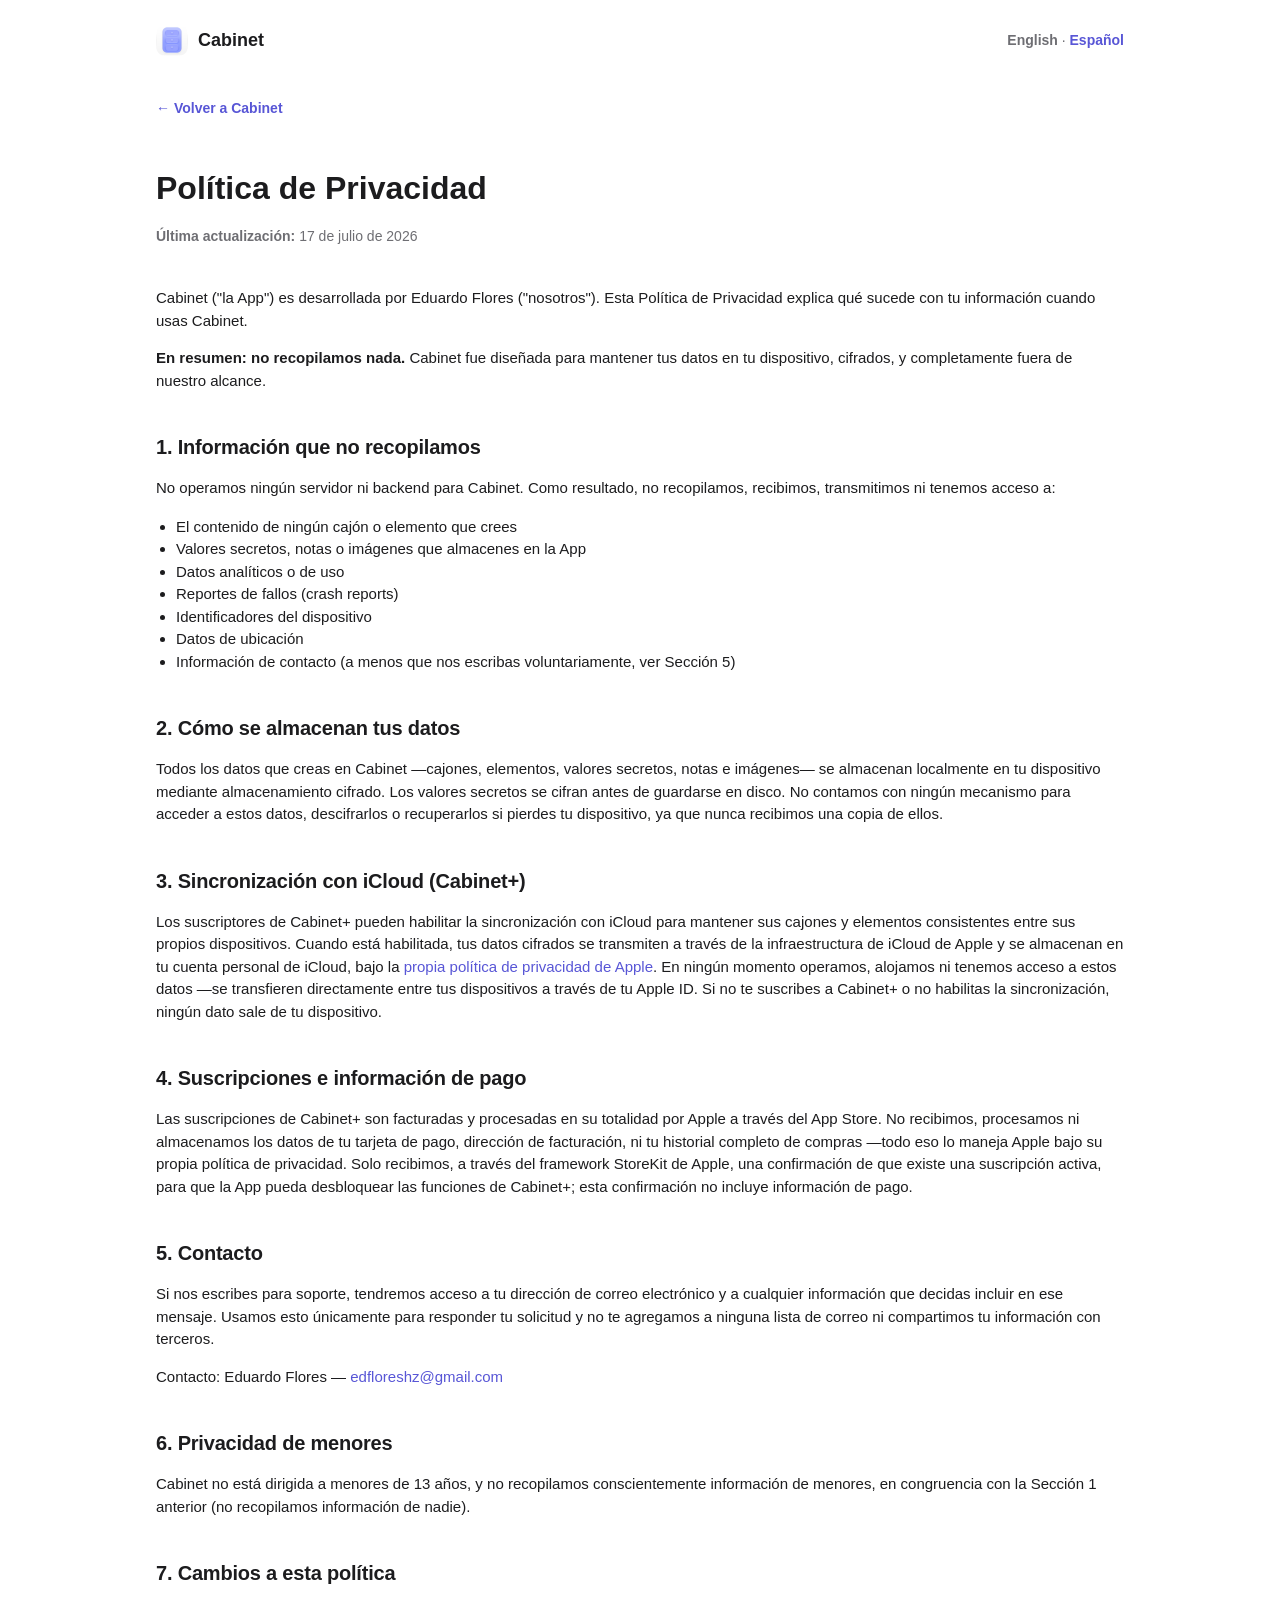
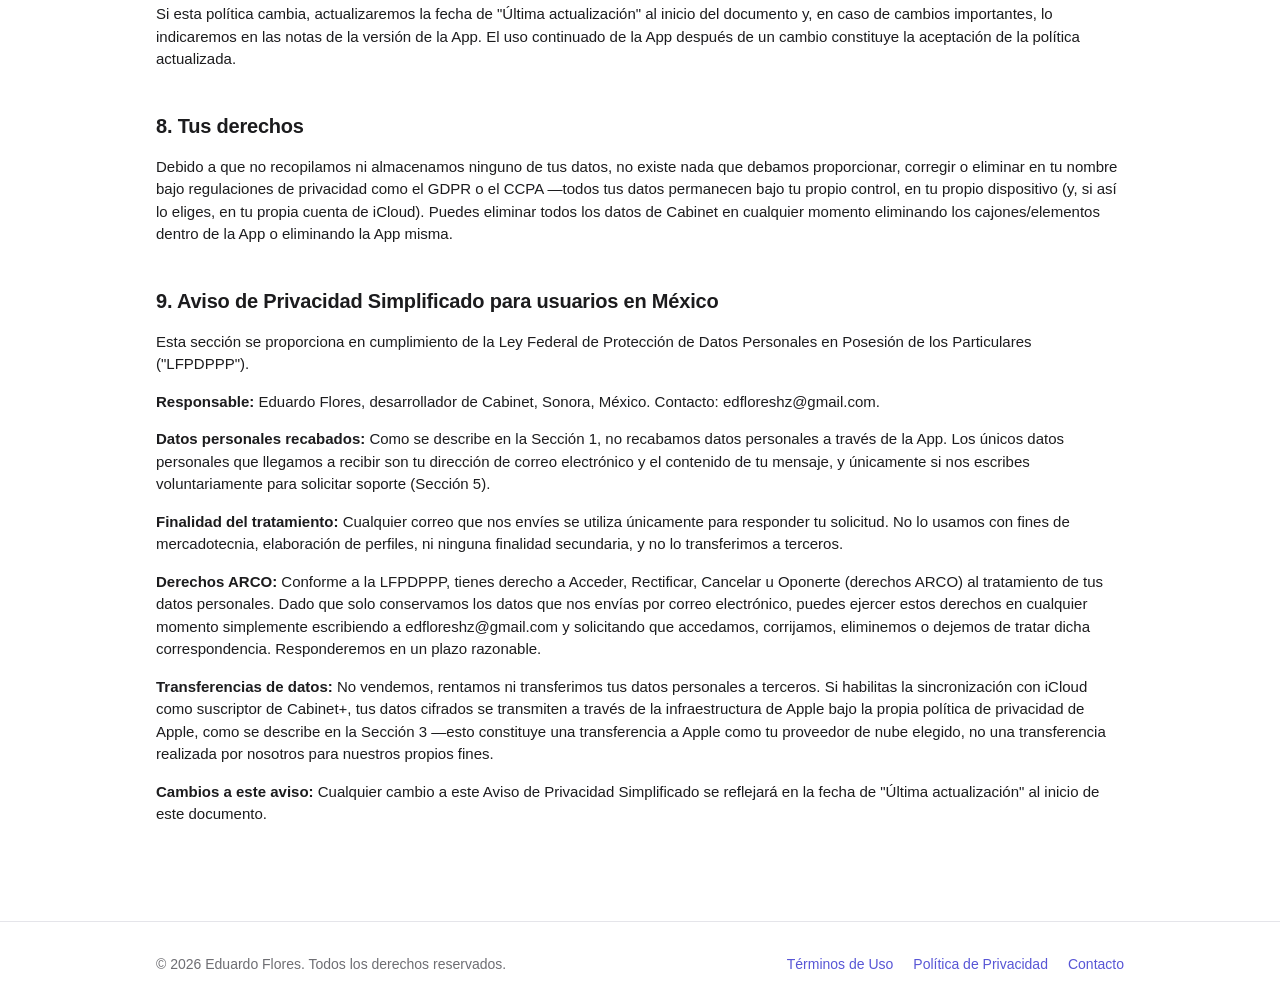
<file: es/legal/privacy/index.html>
<!doctype html>
<html lang="es">
    <head>
        <meta charset="utf-8" />
        <meta name="viewport" content="width=device-width, initial-scale=1" />
        <title>Política de Privacidad — Cabinet</title>
        <meta
            name="description"
            content="Política de Privacidad de Cabinet y Cabinet+."
        />
        <link
            rel="canonical"
            href="https://cabinet.edfloreshz.dev/legal/privacy/es/index.html"
        />
        <link
            rel="alternate"
            hreflang="en"
            href="https://cabinet.edfloreshz.dev/legal/privacy/index.html"
        />
        <link rel="icon" href="../../../assets/icon/ios-27/icon-light.png" />
        <link rel="stylesheet" href="../../../css/style.css" />
    </head>
    <body>
        <header class="wrap site-header">
            <a class="brand" href="../../../index.html">
                <picture>
                    <source
                        srcset="../../../assets/icon/ios-27/icon-dark.png"
                        media="(prefers-color-scheme: dark)"
                    />
                    <img
                        src="../../../assets/icon/ios-27/icon-light.png"
                        alt="Cabinet app showing a drawer with saved items"
                    />
                </picture>
                Cabinet
            </a>
            <div class="lang-toggle">
                <a href="../index.html">English</a> ·
                <a class="current" href="index.html">Español</a>
            </div>
        </header>

        <div class="legal-content">
            <div class="wrap">
                <a class="back-link" href="../../../index.html"
                    >← Volver a Cabinet</a
                >

                <h1>Política de Privacidad</h1>
                <p class="updated">
                    <strong>Última actualización:</strong> 17 de julio de 2026
                </p>

                <p>
                    Cabinet ("la App") es desarrollada por Eduardo Flores
                    ("nosotros"). Esta Política de Privacidad explica qué sucede
                    con tu información cuando usas Cabinet.
                </p>
                <p>
                    <strong>En resumen: no recopilamos nada.</strong> Cabinet
                    fue diseñada para mantener tus datos en tu dispositivo,
                    cifrados, y completamente fuera de nuestro alcance.
                </p>

                <h2>1. Información que no recopilamos</h2>
                <p>
                    No operamos ningún servidor ni backend para Cabinet. Como
                    resultado, no recopilamos, recibimos, transmitimos ni
                    tenemos acceso a:
                </p>
                <ul>
                    <li>El contenido de ningún cajón o elemento que crees</li>
                    <li>
                        Valores secretos, notas o imágenes que almacenes en la
                        App
                    </li>
                    <li>Datos analíticos o de uso</li>
                    <li>Reportes de fallos (crash reports)</li>
                    <li>Identificadores del dispositivo</li>
                    <li>Datos de ubicación</li>
                    <li>
                        Información de contacto (a menos que nos escribas
                        voluntariamente, ver Sección 5)
                    </li>
                </ul>

                <h2>2. Cómo se almacenan tus datos</h2>
                <p>
                    Todos los datos que creas en Cabinet —cajones, elementos,
                    valores secretos, notas e imágenes— se almacenan localmente
                    en tu dispositivo mediante almacenamiento cifrado. Los
                    valores secretos se cifran antes de guardarse en disco. No
                    contamos con ningún mecanismo para acceder a estos datos,
                    descifrarlos o recuperarlos si pierdes tu dispositivo, ya
                    que nunca recibimos una copia de ellos.
                </p>

                <h2>3. Sincronización con iCloud (Cabinet+)</h2>
                <p>
                    Los suscriptores de Cabinet+ pueden habilitar la
                    sincronización con iCloud para mantener sus cajones y
                    elementos consistentes entre sus propios dispositivos.
                    Cuando está habilitada, tus datos cifrados se transmiten a
                    través de la infraestructura de iCloud de Apple y se
                    almacenan en tu cuenta personal de iCloud, bajo la
                    <a
                        href="https://www.apple.com/legal/privacy/"
                        target="_blank"
                        rel="noopener"
                        >propia política de privacidad de Apple</a
                    >. En ningún momento operamos, alojamos ni tenemos acceso a
                    estos datos —se transfieren directamente entre tus
                    dispositivos a través de tu Apple ID. Si no te suscribes a
                    Cabinet+ o no habilitas la sincronización, ningún dato sale
                    de tu dispositivo.
                </p>

                <h2>4. Suscripciones e información de pago</h2>
                <p>
                    Las suscripciones de Cabinet+ son facturadas y procesadas en
                    su totalidad por Apple a través del App Store. No recibimos,
                    procesamos ni almacenamos los datos de tu tarjeta de pago,
                    dirección de facturación, ni tu historial completo de
                    compras —todo eso lo maneja Apple bajo su propia política de
                    privacidad. Solo recibimos, a través del framework StoreKit
                    de Apple, una confirmación de que existe una suscripción
                    activa, para que la App pueda desbloquear las funciones de
                    Cabinet+; esta confirmación no incluye información de pago.
                </p>

                <h2>5. Contacto</h2>
                <p>
                    Si nos escribes para soporte, tendremos acceso a tu
                    dirección de correo electrónico y a cualquier información
                    que decidas incluir en ese mensaje. Usamos esto únicamente
                    para responder tu solicitud y no te agregamos a ninguna
                    lista de correo ni compartimos tu información con terceros.
                </p>
                <p>
                    Contacto: Eduardo Flores —
                    <a href="mailto:edfloreshz@gmail.com"
                        >edfloreshz@gmail.com</a
                    >
                </p>

                <h2>6. Privacidad de menores</h2>
                <p>
                    Cabinet no está dirigida a menores de 13 años, y no
                    recopilamos conscientemente información de menores, en
                    congruencia con la Sección 1 anterior (no recopilamos
                    información de nadie).
                </p>

                <h2>7. Cambios a esta política</h2>
                <p>
                    Si esta política cambia, actualizaremos la fecha de "Última
                    actualización" al inicio del documento y, en caso de cambios
                    importantes, lo indicaremos en las notas de la versión de la
                    App. El uso continuado de la App después de un cambio
                    constituye la aceptación de la política actualizada.
                </p>

                <h2>8. Tus derechos</h2>
                <p>
                    Debido a que no recopilamos ni almacenamos ninguno de tus
                    datos, no existe nada que debamos proporcionar, corregir o
                    eliminar en tu nombre bajo regulaciones de privacidad como
                    el GDPR o el CCPA —todos tus datos permanecen bajo tu propio
                    control, en tu propio dispositivo (y, si así lo eliges, en
                    tu propia cuenta de iCloud). Puedes eliminar todos los datos
                    de Cabinet en cualquier momento eliminando los
                    cajones/elementos dentro de la App o eliminando la App
                    misma.
                </p>

                <h2>
                    9. Aviso de Privacidad Simplificado para usuarios en México
                </h2>
                <p>
                    Esta sección se proporciona en cumplimiento de la Ley
                    Federal de Protección de Datos Personales en Posesión de los
                    Particulares ("LFPDPPP").
                </p>
                <p>
                    <strong>Responsable:</strong> Eduardo Flores, desarrollador
                    de Cabinet, Sonora, México. Contacto: edfloreshz@gmail.com.
                </p>
                <p>
                    <strong>Datos personales recabados:</strong> Como se
                    describe en la Sección 1, no recabamos datos personales a
                    través de la App. Los únicos datos personales que llegamos a
                    recibir son tu dirección de correo electrónico y el
                    contenido de tu mensaje, y únicamente si nos escribes
                    voluntariamente para solicitar soporte (Sección 5).
                </p>
                <p>
                    <strong>Finalidad del tratamiento:</strong> Cualquier correo
                    que nos envíes se utiliza únicamente para responder tu
                    solicitud. No lo usamos con fines de mercadotecnia,
                    elaboración de perfiles, ni ninguna finalidad secundaria, y
                    no lo transferimos a terceros.
                </p>
                <p>
                    <strong>Derechos ARCO:</strong> Conforme a la LFPDPPP,
                    tienes derecho a Acceder, Rectificar, Cancelar u Oponerte
                    (derechos ARCO) al tratamiento de tus datos personales. Dado
                    que solo conservamos los datos que nos envías por correo
                    electrónico, puedes ejercer estos derechos en cualquier
                    momento simplemente escribiendo a edfloreshz@gmail.com y
                    solicitando que accedamos, corrijamos, eliminemos o dejemos
                    de tratar dicha correspondencia. Responderemos en un plazo
                    razonable.
                </p>
                <p>
                    <strong>Transferencias de datos:</strong> No vendemos,
                    rentamos ni transferimos tus datos personales a terceros. Si
                    habilitas la sincronización con iCloud como suscriptor de
                    Cabinet+, tus datos cifrados se transmiten a través de la
                    infraestructura de Apple bajo la propia política de
                    privacidad de Apple, como se describe en la Sección 3 —esto
                    constituye una transferencia a Apple como tu proveedor de
                    nube elegido, no una transferencia realizada por nosotros
                    para nuestros propios fines.
                </p>
                <p>
                    <strong>Cambios a este aviso:</strong> Cualquier cambio a
                    este Aviso de Privacidad Simplificado se reflejará en la
                    fecha de "Última actualización" al inicio de este documento.
                </p>
            </div>
        </div>

        <footer class="site-footer">
            <div class="wrap">
                <span
                    >© 2026 Eduardo Flores. Todos los derechos reservados.</span
                >
                <nav>
                    <a href="../../terms/es/index.html">Términos de Uso</a>
                    <a href="index.html">Política de Privacidad</a>
                    <a href="mailto:edfloreshz@gmail.com">Contacto</a>
                </nav>
            </div>
        </footer>
    </body>
</html>
</file>
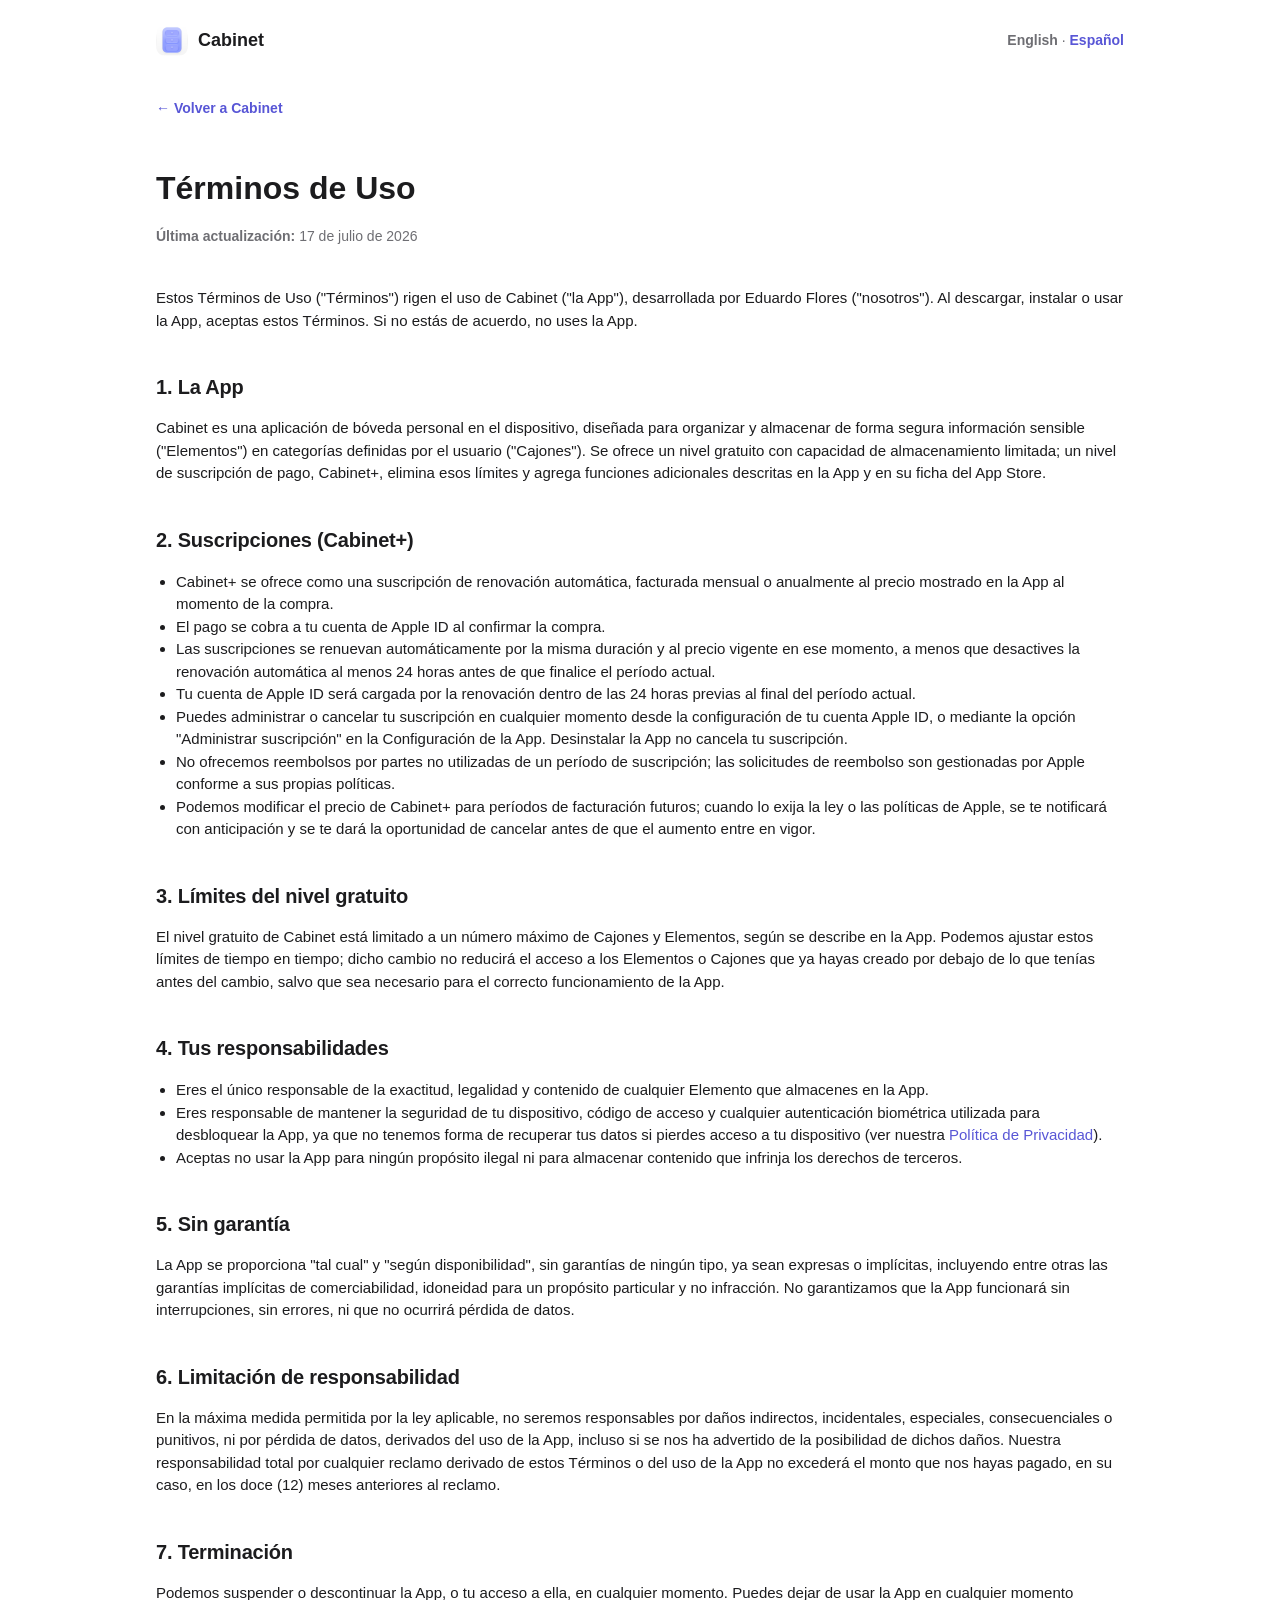
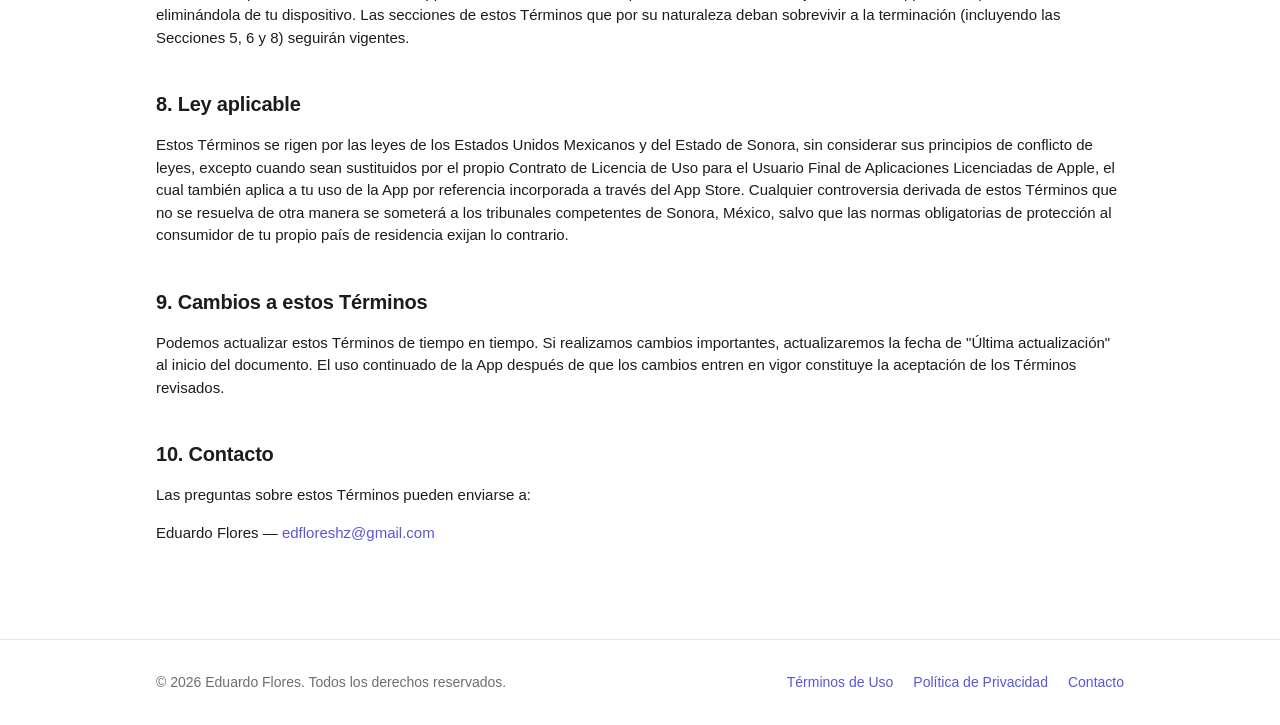
<file: es/legal/terms/index.html>
<!doctype html>
<html lang="es">
    <head>
        <meta charset="utf-8" />
        <meta name="viewport" content="width=device-width, initial-scale=1" />
        <title>Términos de Uso — Cabinet</title>
        <meta
            name="description"
            content="Términos de Uso de Cabinet y Cabinet+."
        />
        <link
            rel="canonical"
            href="https://cabinet.edfloreshz.dev/legal/terms/es/index.html"
        />
        <link
            rel="alternate"
            hreflang="en"
            href="https://cabinet.edfloreshz.dev/legal/terms/index.html"
        />
        <link rel="icon" href="../../../assets/icon/ios-27/icon-light.png" />
        <link rel="stylesheet" href="../../../css/style.css" />
    </head>
    <body>
        <header class="wrap site-header">
            <a class="brand" href="../../../index.html">
                <picture>
                    <source
                        srcset="../../../assets/icon/ios-27/icon-dark.png"
                        media="(prefers-color-scheme: dark)"
                    />
                    <img
                        src="../../../assets/icon/ios-27/icon-light.png"
                        alt="Cabinet app showing a drawer with saved items"
                    />
                </picture>
                Cabinet
            </a>
            <div class="lang-toggle">
                <a href="../index.html">English</a> ·
                <a class="current" href="index.html">Español</a>
            </div>
        </header>

        <div class="legal-content">
            <div class="wrap">
                <a class="back-link" href="../../../index.html"
                    >← Volver a Cabinet</a
                >

                <h1>Términos de Uso</h1>
                <p class="updated">
                    <strong>Última actualización:</strong> 17 de julio de 2026
                </p>

                <p>
                    Estos Términos de Uso ("Términos") rigen el uso de Cabinet
                    ("la App"), desarrollada por Eduardo Flores ("nosotros"). Al
                    descargar, instalar o usar la App, aceptas estos Términos.
                    Si no estás de acuerdo, no uses la App.
                </p>

                <h2>1. La App</h2>
                <p>
                    Cabinet es una aplicación de bóveda personal en el
                    dispositivo, diseñada para organizar y almacenar de forma
                    segura información sensible ("Elementos") en categorías
                    definidas por el usuario ("Cajones"). Se ofrece un nivel
                    gratuito con capacidad de almacenamiento limitada; un nivel
                    de suscripción de pago, Cabinet+, elimina esos límites y
                    agrega funciones adicionales descritas en la App y en su
                    ficha del App Store.
                </p>

                <h2>2. Suscripciones (Cabinet+)</h2>
                <ul>
                    <li>
                        Cabinet+ se ofrece como una suscripción de renovación
                        automática, facturada mensual o anualmente al precio
                        mostrado en la App al momento de la compra.
                    </li>
                    <li>
                        El pago se cobra a tu cuenta de Apple ID al confirmar la
                        compra.
                    </li>
                    <li>
                        Las suscripciones se renuevan automáticamente por la
                        misma duración y al precio vigente en ese momento, a
                        menos que desactives la renovación automática al menos
                        24 horas antes de que finalice el período actual.
                    </li>
                    <li>
                        Tu cuenta de Apple ID será cargada por la renovación
                        dentro de las 24 horas previas al final del período
                        actual.
                    </li>
                    <li>
                        Puedes administrar o cancelar tu suscripción en
                        cualquier momento desde la configuración de tu cuenta
                        Apple ID, o mediante la opción "Administrar suscripción"
                        en la Configuración de la App. Desinstalar la App no
                        cancela tu suscripción.
                    </li>
                    <li>
                        No ofrecemos reembolsos por partes no utilizadas de un
                        período de suscripción; las solicitudes de reembolso son
                        gestionadas por Apple conforme a sus propias políticas.
                    </li>
                    <li>
                        Podemos modificar el precio de Cabinet+ para períodos de
                        facturación futuros; cuando lo exija la ley o las
                        políticas de Apple, se te notificará con anticipación y
                        se te dará la oportunidad de cancelar antes de que el
                        aumento entre en vigor.
                    </li>
                </ul>

                <h2>3. Límites del nivel gratuito</h2>
                <p>
                    El nivel gratuito de Cabinet está limitado a un número
                    máximo de Cajones y Elementos, según se describe en la App.
                    Podemos ajustar estos límites de tiempo en tiempo; dicho
                    cambio no reducirá el acceso a los Elementos o Cajones que
                    ya hayas creado por debajo de lo que tenías antes del
                    cambio, salvo que sea necesario para el correcto
                    funcionamiento de la App.
                </p>

                <h2>4. Tus responsabilidades</h2>
                <ul>
                    <li>
                        Eres el único responsable de la exactitud, legalidad y
                        contenido de cualquier Elemento que almacenes en la App.
                    </li>
                    <li>
                        Eres responsable de mantener la seguridad de tu
                        dispositivo, código de acceso y cualquier autenticación
                        biométrica utilizada para desbloquear la App, ya que no
                        tenemos forma de recuperar tus datos si pierdes acceso a
                        tu dispositivo (ver nuestra
                        <a href="../../privacy/es/index.html"
                            >Política de Privacidad</a
                        >).
                    </li>
                    <li>
                        Aceptas no usar la App para ningún propósito ilegal ni
                        para almacenar contenido que infrinja los derechos de
                        terceros.
                    </li>
                </ul>

                <h2>5. Sin garantía</h2>
                <p>
                    La App se proporciona "tal cual" y "según disponibilidad",
                    sin garantías de ningún tipo, ya sean expresas o implícitas,
                    incluyendo entre otras las garantías implícitas de
                    comerciabilidad, idoneidad para un propósito particular y no
                    infracción. No garantizamos que la App funcionará sin
                    interrupciones, sin errores, ni que no ocurrirá pérdida de
                    datos.
                </p>

                <h2>6. Limitación de responsabilidad</h2>
                <p>
                    En la máxima medida permitida por la ley aplicable, no
                    seremos responsables por daños indirectos, incidentales,
                    especiales, consecuenciales o punitivos, ni por pérdida de
                    datos, derivados del uso de la App, incluso si se nos ha
                    advertido de la posibilidad de dichos daños. Nuestra
                    responsabilidad total por cualquier reclamo derivado de
                    estos Términos o del uso de la App no excederá el monto que
                    nos hayas pagado, en su caso, en los doce (12) meses
                    anteriores al reclamo.
                </p>

                <h2>7. Terminación</h2>
                <p>
                    Podemos suspender o descontinuar la App, o tu acceso a ella,
                    en cualquier momento. Puedes dejar de usar la App en
                    cualquier momento eliminándola de tu dispositivo. Las
                    secciones de estos Términos que por su naturaleza deban
                    sobrevivir a la terminación (incluyendo las Secciones 5, 6 y
                    8) seguirán vigentes.
                </p>

                <h2>8. Ley aplicable</h2>
                <p>
                    Estos Términos se rigen por las leyes de los Estados Unidos
                    Mexicanos y del Estado de Sonora, sin considerar sus
                    principios de conflicto de leyes, excepto cuando sean
                    sustituidos por el propio Contrato de Licencia de Uso para
                    el Usuario Final de Aplicaciones Licenciadas de Apple, el
                    cual también aplica a tu uso de la App por referencia
                    incorporada a través del App Store. Cualquier controversia
                    derivada de estos Términos que no se resuelva de otra manera
                    se someterá a los tribunales competentes de Sonora, México,
                    salvo que las normas obligatorias de protección al
                    consumidor de tu propio país de residencia exijan lo
                    contrario.
                </p>

                <h2>9. Cambios a estos Términos</h2>
                <p>
                    Podemos actualizar estos Términos de tiempo en tiempo. Si
                    realizamos cambios importantes, actualizaremos la fecha de
                    "Última actualización" al inicio del documento. El uso
                    continuado de la App después de que los cambios entren en
                    vigor constituye la aceptación de los Términos revisados.
                </p>

                <h2>10. Contacto</h2>
                <p>Las preguntas sobre estos Términos pueden enviarse a:</p>
                <p>
                    Eduardo Flores —
                    <a href="mailto:edfloreshz@gmail.com"
                        >edfloreshz@gmail.com</a
                    >
                </p>
            </div>
        </div>

        <footer class="site-footer">
            <div class="wrap">
                <span
                    >© 2026 Eduardo Flores. Todos los derechos reservados.</span
                >
                <nav>
                    <a href="index.html">Términos de Uso</a>
                    <a href="../../privacy/es/index.html"
                        >Política de Privacidad</a
                    >
                    <a href="mailto:edfloreshz@gmail.com">Contacto</a>
                </nav>
            </div>
        </footer>
    </body>
</html>
</file>
<file: css/style.css>
:root {
    --indigo: #5856d6;
    --indigo-dark: #4644b8;
    --ink: #1c1c1e;
    --ink-secondary: #6e6e73;
    --bg: #ffffff;
    --bg-subtle: #f5f5f7;
    --border: #e5e5ea;
    --radius: 18px;
    --max-width: 1080px;
}

@media (prefers-color-scheme: dark) {
    :root {
        --indigo: #7a79e8;
        --indigo-dark: #9391ff;
        --ink: #f2f2f7;
        --ink-secondary: #9a9aa2;
        --bg: #1c1c1e;
        --bg-subtle: #242426;
        --border: #38383a;
    }

    .badge-store {
        background: var(--bg-subtle);
    }

    .price-card .save {
        background: rgba(122, 121, 232, 0.18);
    }

    .hero img.app-icon {
        box-shadow: 0 20px 40px rgba(0, 0, 0, 0.4);
    }

    .card .icon {
        box-shadow: 0 8px 16px rgba(0, 0, 0, 0.35);
    }

    .card:hover {
        box-shadow: 0 16px 32px rgba(0, 0, 0, 0.3);
    }
}

* {
    box-sizing: border-box;
}

html {
    scroll-behavior: smooth;
}

body {
    margin: 0;
    font-family:
        -apple-system, BlinkMacSystemFont, "Segoe UI", Roboto, sans-serif;
    color: var(--ink);
    background: var(--bg);
    line-height: 1.5;
    -webkit-font-smoothing: antialiased;
    overflow-x: hidden;
}

a {
    color: var(--indigo);
    text-decoration: none;
}

a:hover {
    text-decoration: underline;
}

img {
    display: block;
}

.wrap {
    max-width: var(--max-width);
    margin: 0 auto;
    padding: 0 clamp(24px, 5vw, 56px);
}

/* Site header, shared across all pages */

.site-header {
    display: flex;
    align-items: center;
    justify-content: space-between;
    padding-top: 24px;
}

.brand {
    display: flex;
    align-items: center;
    gap: 10px;
    font-weight: 700;
    font-size: 18px;
    color: var(--ink);
}

.brand img {
    width: 32px;
    height: 32px;
    border-radius: 8px;
}

.brand:hover {
    text-decoration: none;
}

.lang-toggle {
    font-size: 14px;
    color: var(--ink-secondary);
}

.lang-toggle a {
    color: var(--ink-secondary);
    font-weight: 600;
}

.lang-toggle a.current {
    color: var(--indigo);
}

/* Hero */

.hero {
    text-align: center;
    padding: 88px 0 48px;
}

.hero img.app-icon {
    width: 120px;
    height: 120px;
    border-radius: 27px;
    margin: 0 auto 24px;
    box-shadow: 0 20px 40px rgba(88, 86, 214, 0.25);
}

.hero h1 {
    font-size: clamp(32px, 6vw, 56px);
    margin: 0 0 12px;
    letter-spacing: -0.02em;
}

.hero p.tagline {
    font-size: clamp(17px, 2.5vw, 22px);
    color: var(--ink-secondary);
    max-width: 560px;
    margin: 0 auto 32px;
}

.badge-store {
    display: inline-flex;
    align-items: center;
    gap: 8px;
    padding: 10px 20px;
    border-radius: 12px;
    background: var(--bg-subtle);
    color: var(--ink-secondary);
    font-size: 14px;
    font-weight: 600;
    cursor: default;
}

.screenshots {
    display: flex;
    justify-content: center;
    gap: 24px;
    margin-top: 48px;
    flex-wrap: wrap;
}

.screenshots img {
    width: 320px;
    max-width: 100%;
    height: auto;
    border-radius: 12px;
}

.screenshots picture {
    width: 320px;
    max-width: 100%;
}

@media (max-width: 640px) {
    .screenshots {
        margin-left: calc(-1 * clamp(24px, 5vw, 56px));
        margin-right: calc(-1 * clamp(24px, 5vw, 56px));
    }

    .screenshots img,
    .screenshots picture {
        max-width: none;
        width: 100vw;
    }

    .screenshots img {
        border-radius: 0;
    }
}

/* Sections */

section {
    padding: 64px 0;
}

section.subtle {
    background: var(--bg-subtle);
}

h2 {
    font-size: clamp(26px, 4vw, 36px);
    text-align: center;
    margin: 0 0 12px;
    letter-spacing: -0.01em;
}

.section-intro {
    text-align: center;
    color: var(--ink-secondary);
    max-width: 560px;
    margin: 0 auto 40px;
}

.grid {
    display: grid;
    grid-template-columns: repeat(auto-fit, minmax(220px, 1fr));
    gap: 24px;
}

.grid-2col {
    grid-template-columns: repeat(2, 1fr);
}

@media (max-width: 560px) {
    .grid-2col {
        grid-template-columns: 1fr;
    }
}

.card {
    background: var(--bg);
    border: 1px solid var(--border);
    border-radius: var(--radius);
    padding: 28px;
    text-align: center;
    display: flex;
    flex-direction: column;
    align-items: center;
    box-shadow: 0 1px 2px rgba(0, 0, 0, 0.03);
    transition:
        transform 0.2s ease,
        box-shadow 0.2s ease,
        border-color 0.2s ease;
}

.card:hover {
    transform: translateY(-3px);
    border-color: rgba(88, 86, 214, 0.35);
    box-shadow: 0 16px 32px rgba(88, 86, 214, 0.12);
}

.card .icon {
    width: 48px;
    height: 48px;
    border-radius: 13px;
    background: linear-gradient(155deg, var(--indigo), var(--indigo-dark));
    color: #fff;
    display: flex;
    align-items: center;
    justify-content: center;
    margin-bottom: 18px;
    box-shadow: 0 8px 16px rgba(88, 86, 214, 0.28);
}

.card .icon svg {
    width: 24px;
    height: 24px;
}

.card h3 {
    margin: 0 0 8px;
    font-size: 18px;
    letter-spacing: -0.01em;
}

.card p {
    margin: 0;
    color: var(--ink-secondary);
    font-size: 15px;
    line-height: 1.55;
}

/* Cabinet+ pricing */

.divider {
    border: none;
    height: 1px;
    max-width: 480px;
    margin: 48px auto;
    background: linear-gradient(
        90deg,
        transparent,
        var(--border) 20%,
        var(--border) 80%,
        transparent
    );
}

.pricing-note {
    text-align: center;
    color: var(--ink-secondary);
    font-size: 13px;
    margin-top: 32px;
}

.pricing-grid {
    display: grid;
    grid-template-columns: repeat(auto-fit, minmax(240px, 1fr));
    gap: 24px;
    max-width: 680px;
    margin: 0 auto;
    align-items: start;
}

.price-card {
    background: var(--bg);
    border: 1px solid var(--border);
    border-radius: var(--radius);
    padding: 36px 24px;
    text-align: center;
    display: flex;
    flex-direction: column;
    align-items: center;
    transition:
        transform 0.2s ease,
        box-shadow 0.2s ease,
        border-color 0.2s ease;
}

.price-card:hover {
    transform: translateY(-4px);
    border-color: rgba(88, 86, 214, 0.35);
    box-shadow: 0 16px 32px rgba(88, 86, 214, 0.1);
}

.price-card.featured {
    position: relative;
    padding: 40px 24px;
    background:
        linear-gradient(var(--bg), var(--bg)) padding-box,
        linear-gradient(155deg, var(--indigo), var(--indigo-dark)) border-box;
    border: 2px solid transparent;
    box-shadow: 0 20px 40px rgba(88, 86, 214, 0.22);
}

.price-card.featured:hover {
    transform: translateY(-6px);
    box-shadow: 0 24px 48px rgba(88, 86, 214, 0.3);
}

.price-card .plan-name {
    font-weight: 700;
    font-size: 15px;
    color: var(--indigo);
    text-transform: uppercase;
    letter-spacing: 0.04em;
}

.price-card .amount {
    font-size: 44px;
    font-weight: 800;
    margin: 14px 0 2px;
    letter-spacing: -0.02em;
}

.price-card .amount .currency {
    font-size: 22px;
    font-weight: 700;
    vertical-align: 8px;
    margin-right: 1px;
}

.price-card .period {
    color: var(--ink-secondary);
    font-size: 14px;
}

.price-card .equivalent {
    margin-top: 14px;
    padding-top: 14px;
    border-top: 1px solid var(--border);
    width: 100%;
    color: var(--indigo-dark);
    font-size: 13px;
    font-weight: 600;
}

.price-card .save {
    position: absolute;
    top: -13px;
    left: 50%;
    transform: translateX(-50%);
    display: inline-block;
    white-space: nowrap;
    background: linear-gradient(155deg, var(--indigo), var(--indigo-dark));
    color: #fff;
    font-size: 12px;
    font-weight: 700;
    padding: 5px 14px;
    border-radius: 999px;
    box-shadow: 0 6px 14px rgba(88, 86, 214, 0.35);
}

/* Footer */

.site-footer {
    border-top: 1px solid var(--border);
    padding: 32px 0;
    color: var(--ink-secondary);
    font-size: 14px;
}

.site-footer .wrap {
    display: flex;
    flex-wrap: wrap;
    gap: 16px;
    align-items: center;
    justify-content: space-between;
}

.site-footer nav {
    display: flex;
    gap: 20px;
    flex-wrap: wrap;
}

/* Legal pages */

.legal-content {
    padding: 40px 0 80px;
}

.legal-content h1 {
    font-size: 32px;
    margin-bottom: 4px;
}

.legal-content .updated {
    color: var(--ink-secondary);
    font-size: 14px;
    margin-bottom: 40px;
}

.legal-content h2 {
    text-align: left;
    font-size: 20px;
    margin-top: 40px;
    margin-bottom: 12px;
}

.legal-content p,
.legal-content li {
    color: var(--ink);
    font-size: 15px;
}

.legal-content ul {
    padding-left: 20px;
}

.back-link {
    display: inline-block;
    margin-bottom: 24px;
    font-size: 14px;
    font-weight: 600;
}
</file>
